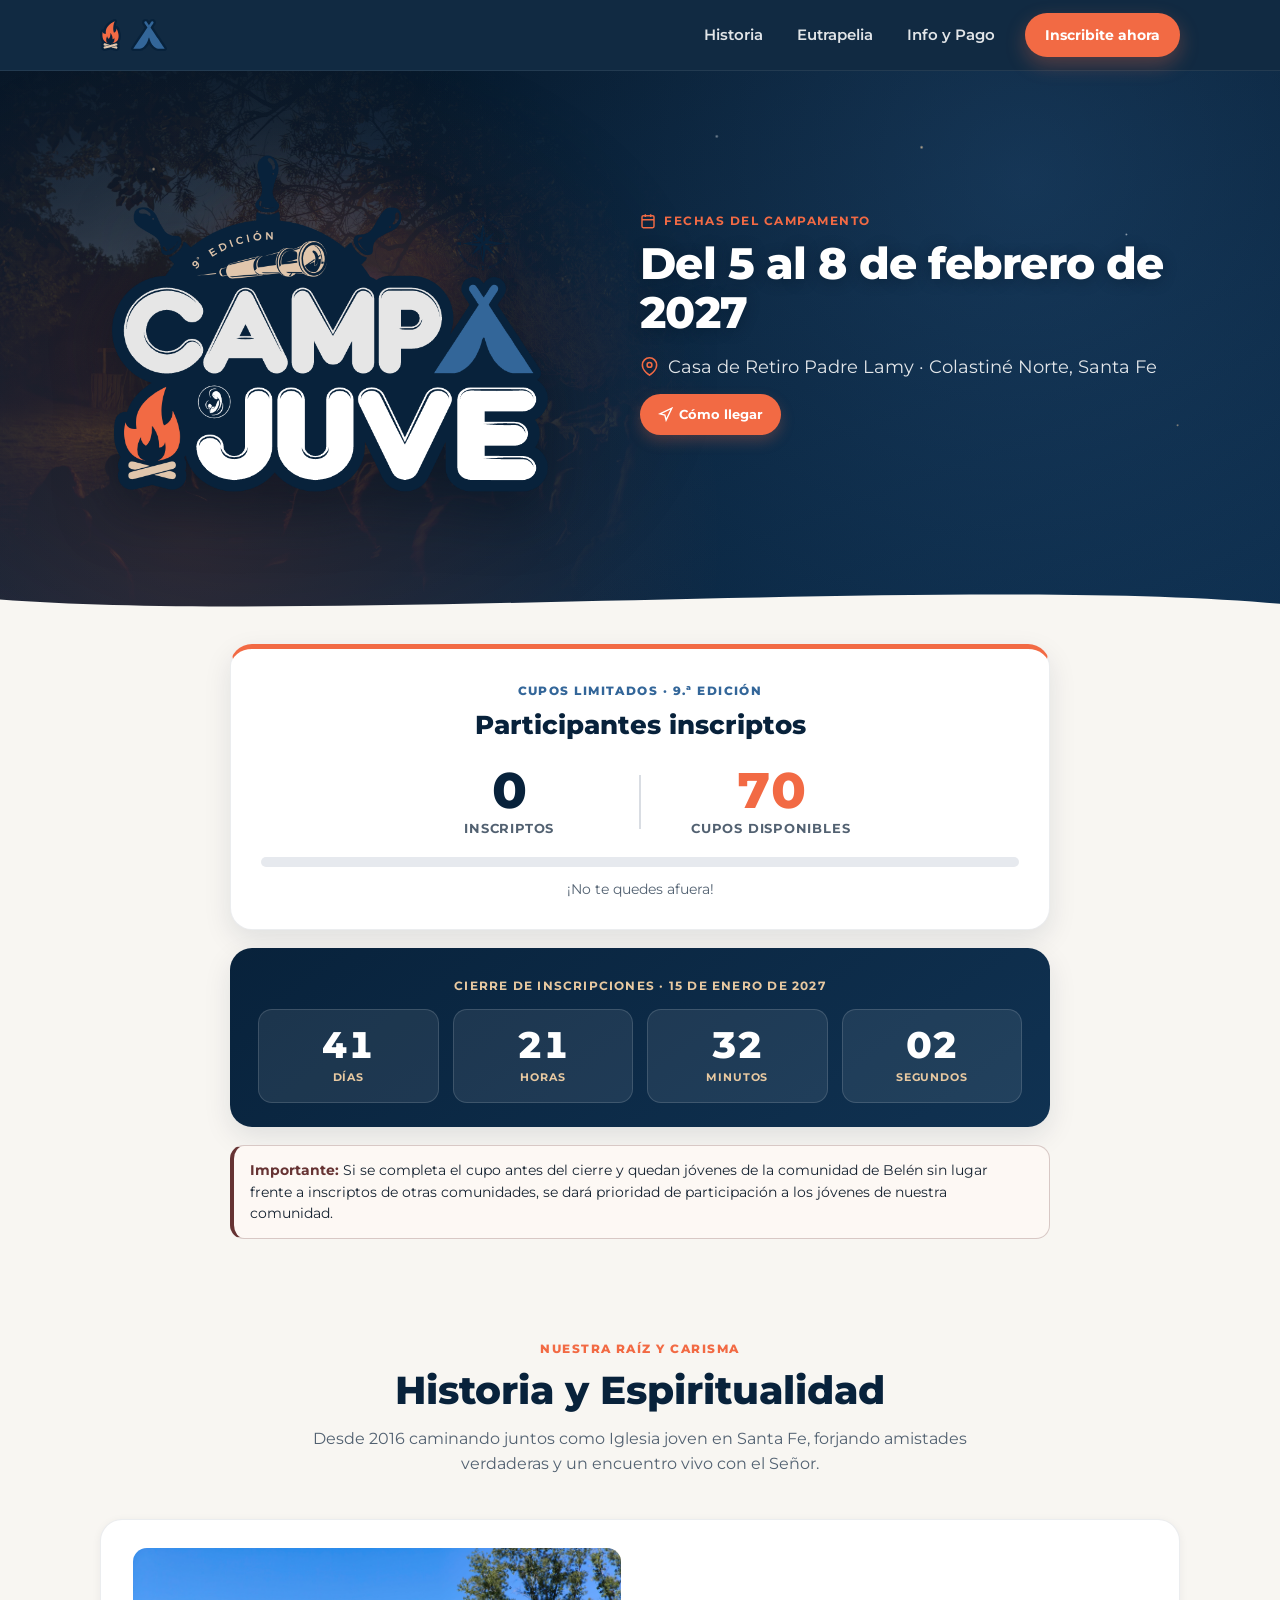
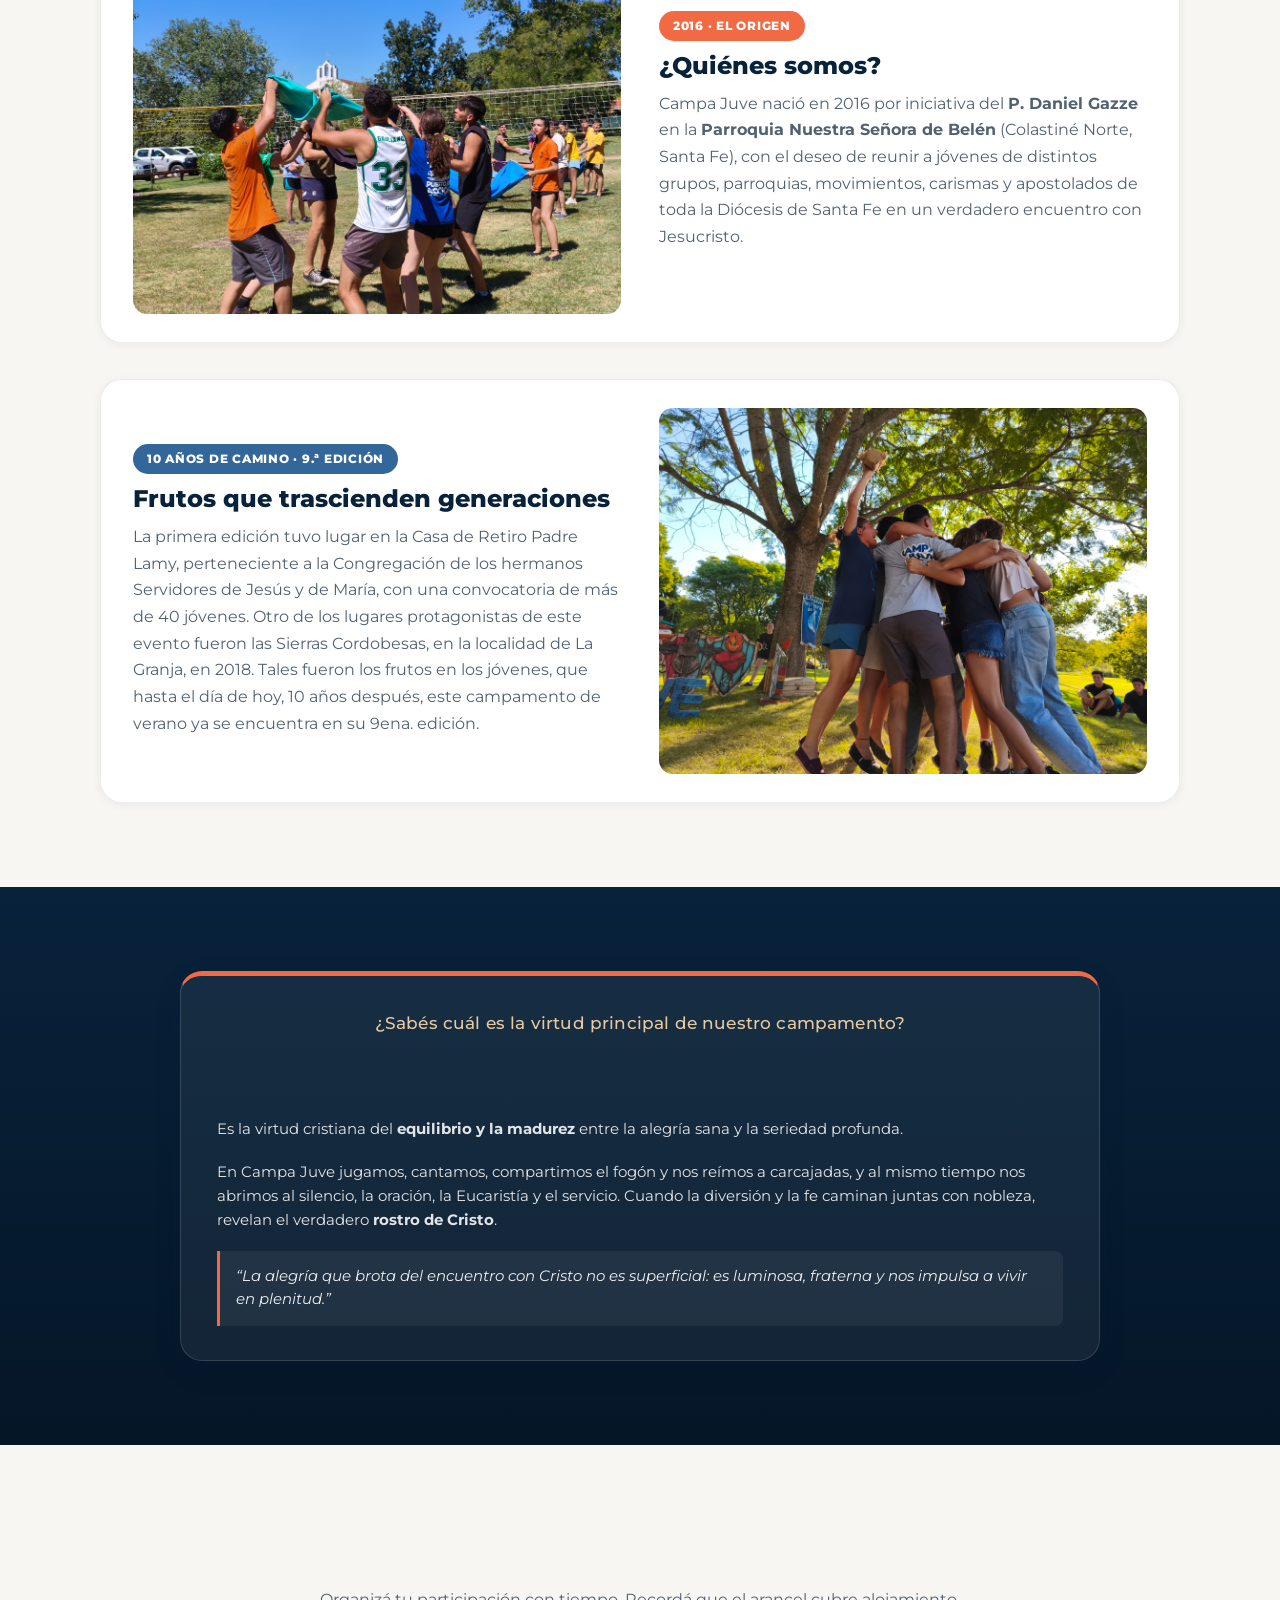
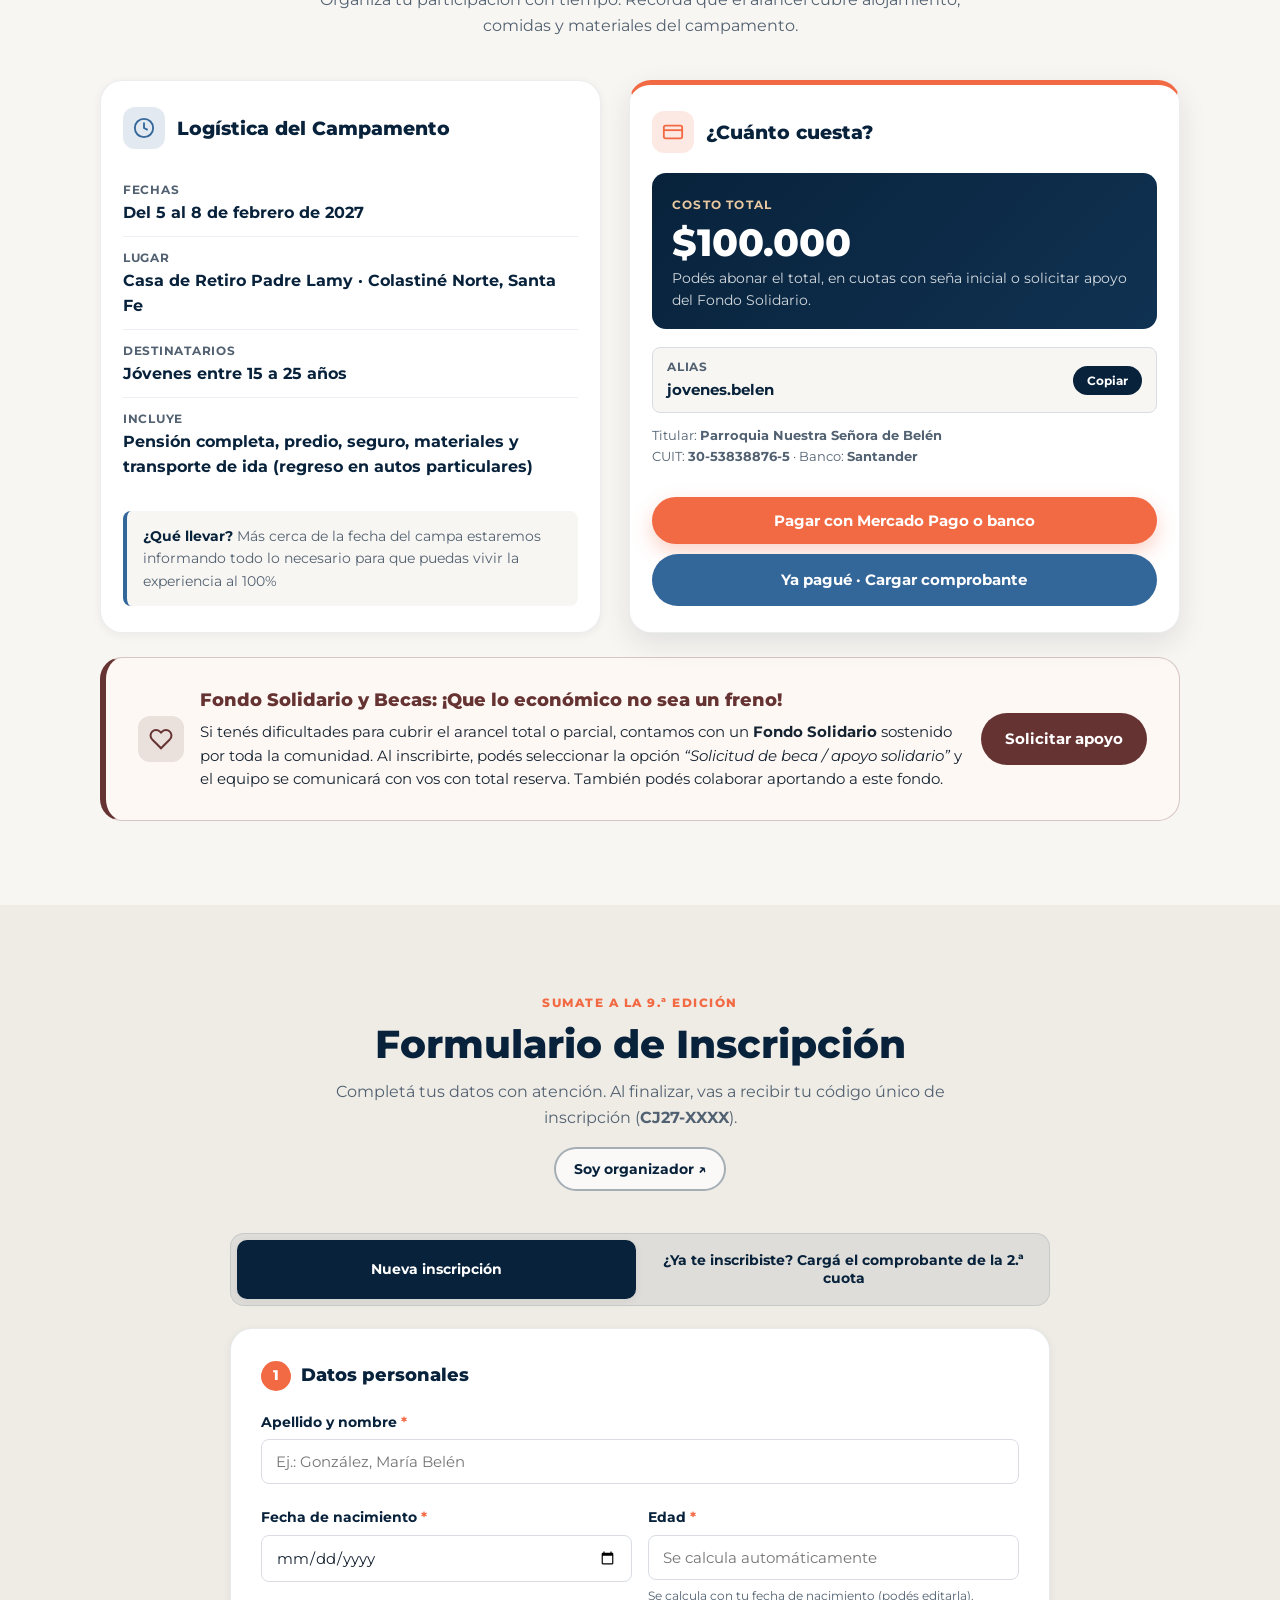
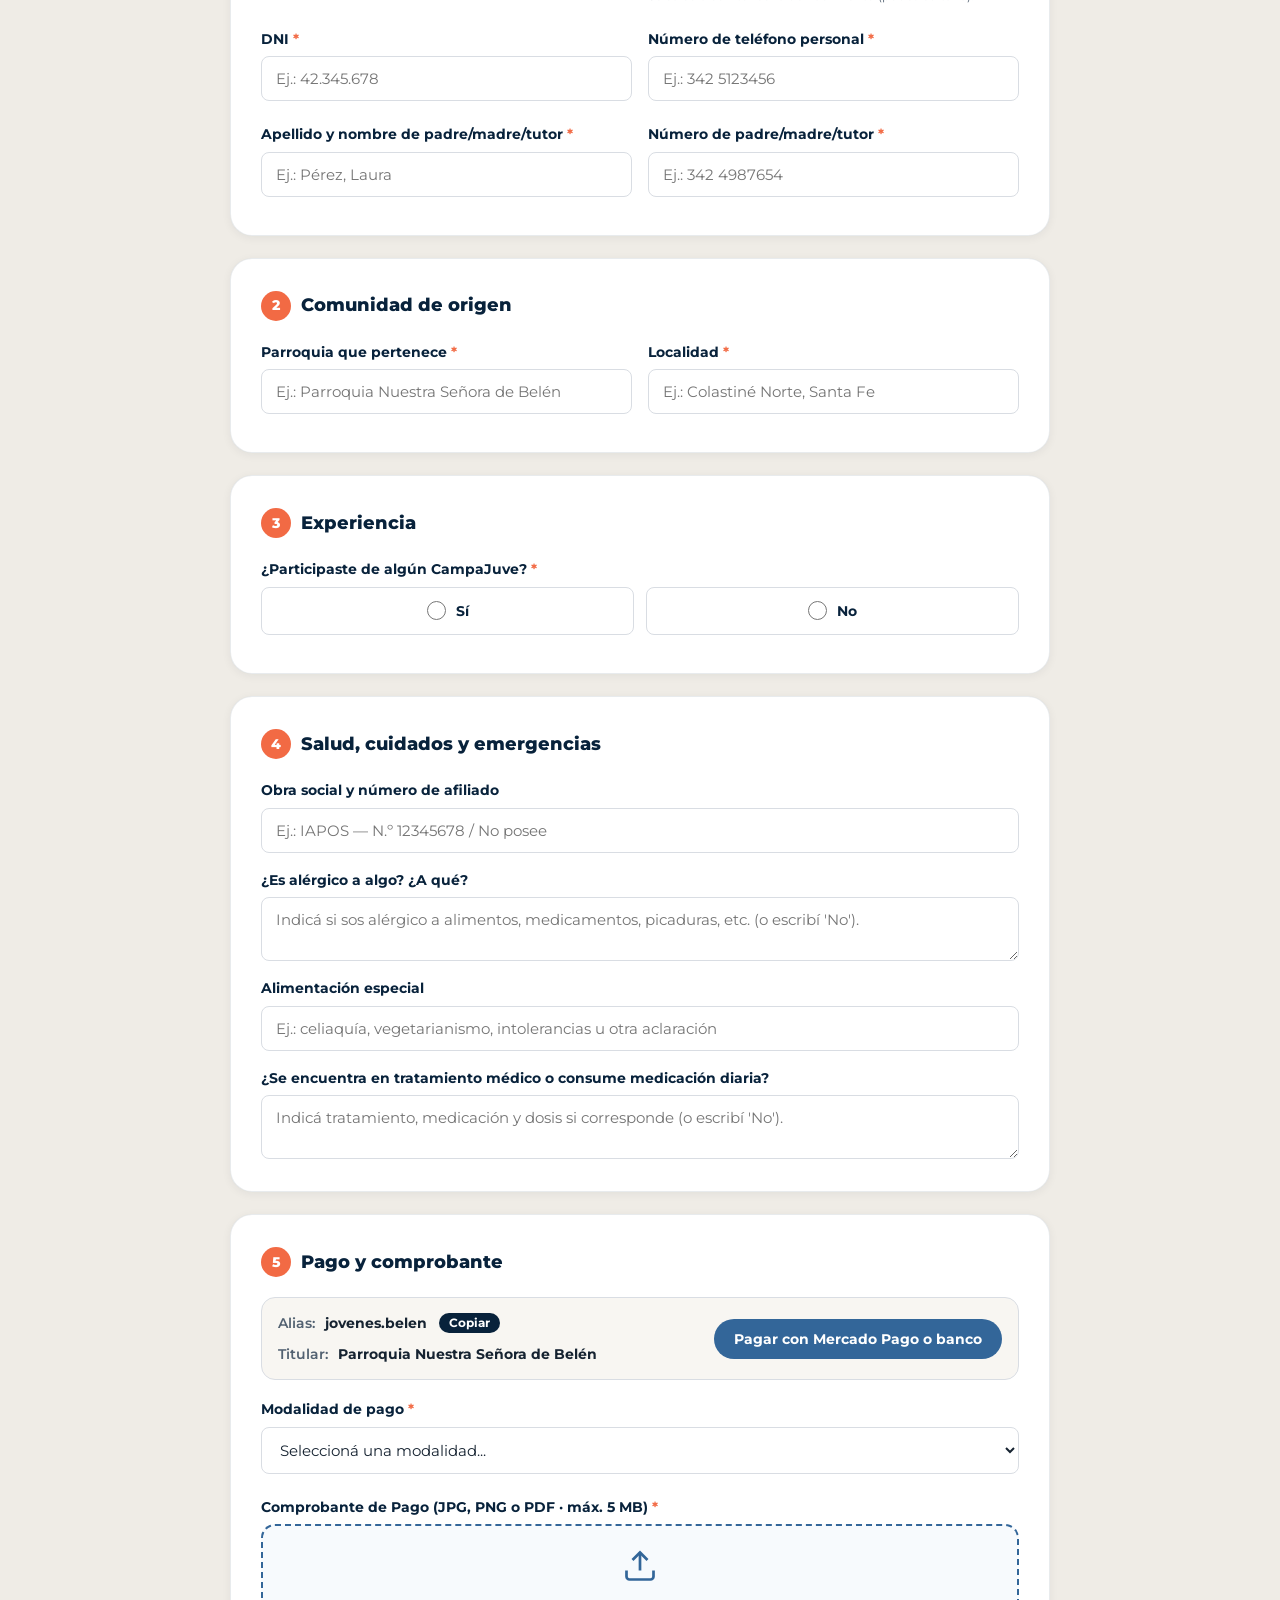
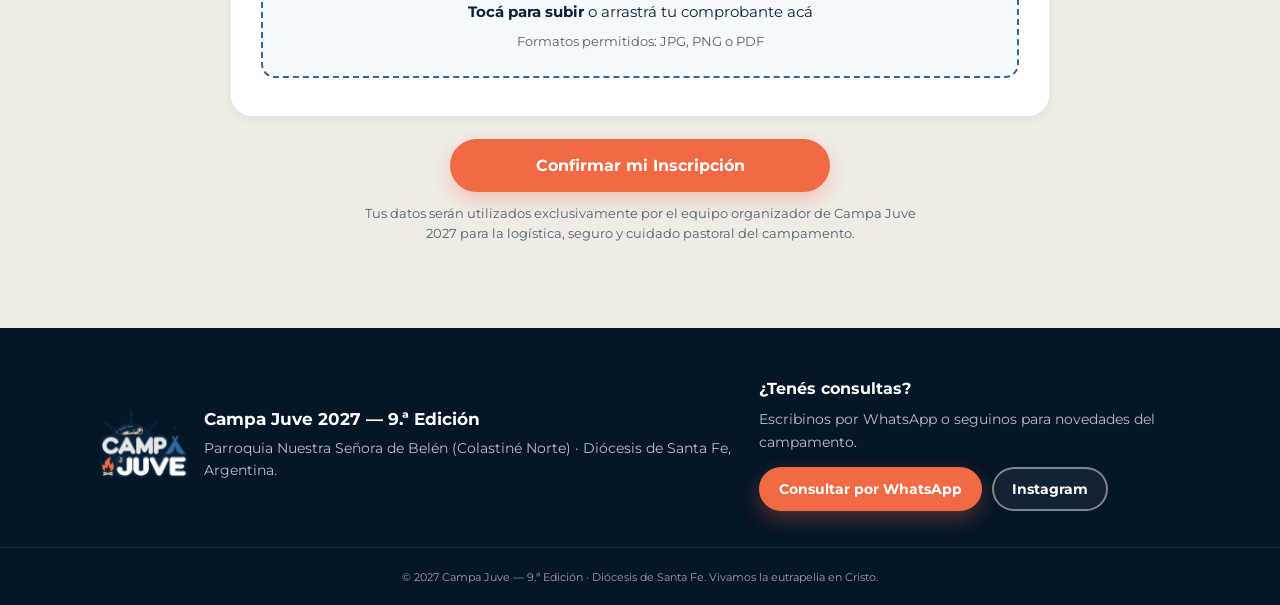
<file: index.html>
<!DOCTYPE html>
<html lang="es-AR">
<head>
  <meta charset="UTF-8">
  <meta name="viewport" content="width=device-width, initial-scale=1.0">
  <meta name="description" content="Campa Juve 2027 — 9.ª Edición. Campamento juvenil diocesano de la Arquidiócesis de Santa Fe. Comunión, encuentro con Jesucristo y eutrapelia.">
  <meta name="theme-color" content="#08223B">
  <title>Campa Juve 2027 — 9.ª Edición | Diócesis de Santa Fe</title>

  <!-- Favicon -->
  <link rel="icon" type="image/png" href="assets/logo-campa-juve-2027.png">

  <!-- Google Fonts: Montserrat (400, 500, 600, 700, 800) -->
  <link rel="preconnect" href="https://fonts.googleapis.com">
  <link rel="preconnect" href="https://fonts.gstatic.com" crossorigin>
  <link href="https://fonts.googleapis.com/css2?family=Montserrat:ital,wght@0,400;0,500;0,600;0,700;0,800;1,500&display=swap" rel="stylesheet">

  <!-- Estilos -->
  <link rel="stylesheet" href="css/styles.css">
</head>
<body id="top">
  <!-- Skip Link para accesibilidad -->
  <a href="#inicio" class="skip-link">Saltar al contenido principal</a>

  <!-- ================= NAVBAR ================= -->
  <header class="site-header" id="siteHeader">
    <div class="container header-inner">
      <a href="#top" class="brand" aria-label="Campa Juve 2027 — Volver al inicio">
        <img
          src="assets/fuego.svg"
          alt="Isotipo Fuego Campa Juve"
          class="brand-isotipo"
          height="32"
        >
        <img
          src="assets/carpa.svg"
          alt="Isotipo Carpa Campa Juve"
          class="brand-isotipo"
          height="32"
        >
      </a>

      <button
        type="button"
        class="nav-toggle"
        id="navToggle"
        aria-expanded="false"
        aria-controls="mainNav"
        aria-label="Abrir menú de navegación"
      >
        <span class="nav-toggle-bar"></span>
        <span class="nav-toggle-bar"></span>
        <span class="nav-toggle-bar"></span>
      </button>

      <nav class="main-nav" id="mainNav" aria-label="Navegación principal">
        <ul class="nav-list">
          <li><a href="#historia" class="nav-link">Historia</a></li>
          <li><a href="#eutrapelia" class="nav-link">Eutrapelia</a></li>
          <li><a href="#info-pago" class="nav-link">Info y Pago</a></li>
          <li><a href="#inscripcion" class="btn btn-primary btn-sm nav-cta">Inscribite ahora</a></li>
        </ul>
      </nav>
    </div>
  </header>

  <main id="inicio">
    <!-- ================= 1. HERO / PORTADA ================= -->
    <section class="hero" aria-label="Campa Juve 2027 — 9.ª Edición">
      <div class="hero-bg-decor" aria-hidden="true">
        <div class="hero-fogon-bg"></div>
        <div class="stars-layer"></div>
        <div class="hero-sparks">
          <span class="spark"></span>
          <span class="spark"></span>
          <span class="spark"></span>
          <span class="spark"></span>
          <span class="spark"></span>
          <span class="spark"></span>
          <span class="spark"></span>
          <span class="spark"></span>
          <span class="spark"></span>
          <span class="spark"></span>
          <span class="spark"></span>
          <span class="spark"></span>
        </div>
        <div class="compass-watermark"></div>
      </div>

      <div class="container hero-grid">
        <!-- Izquierda: Logotipo oficial -->
        <div class="hero-visual">
          <div class="logo-stage">
            <div class="logo-glow" aria-hidden="true"></div>
            <img
              src="assets/logo-campa-juve-2027.png"
              alt="Logotipo oficial de Campa Juve 9.ª Edición con timón, largavista, estrella, carpa y fuego"
              class="hero-logo-img"
              width="480"
              height="376"
              onerror="this.style.display='none'; document.getElementById('heroLogoFallback').style.display='flex';"
            >
            <div id="heroLogoFallback" class="hero-logo-fallback" style="display:none;" aria-hidden="true">
              <span class="fallback-edition">9.ª EDICIÓN</span>
              <span class="fallback-title">CAMPA JUVE</span>
              <span class="fallback-year">2027</span>
            </div>
          </div>
        </div>

        <!-- Derecha: Fechas destacadas + Lugar flotantes y botón compacto -->
        <div class="hero-content">
          <div class="hero-date-block" role="region" aria-label="Fechas del campamento">
            <div class="hero-date-eyebrow">
              <svg class="icon" viewBox="0 0 24 24" fill="none" stroke="currentColor" stroke-width="2.2" aria-hidden="true">
                <rect x="3" y="4" width="18" height="18" rx="2"/>
                <path d="M16 2v4M8 2v4M3 10h18"/>
              </svg>
              <span>Fechas del Campamento</span>
            </div>
            <div class="hero-date-value" data-config="EVENT_DATES">Del 5 al 8 de febrero de 2027</div>
          </div>

          <div class="hero-location-block" role="region" aria-label="Lugar del campamento">
            <div class="hero-location-info">
              <svg class="icon hero-location-pin" viewBox="0 0 24 24" fill="none" stroke="currentColor" stroke-width="2" aria-hidden="true">
                <path d="M21 10c0 7-9 13-9 13s-9-6-9-13a9 9 0 0 1 18 0z"/>
                <circle cx="12" cy="10" r="3"/>
              </svg>
              <span class="hero-location-text" data-config="EVENT_LOCATION">Casa de Retiro Padre Lamy · Colastiné Norte, Santa Fe</span>
            </div>

            <a
              href="https://www.google.com/maps/search/?api=1&query=Casa+de+Retiro+Padre+Lamy,+Colastin%C3%A9+Norte,+Santa+Fe,+Argentina"
              target="_blank"
              rel="noopener noreferrer"
              class="btn btn-primary hero-maps-btn"
              data-config-href="GOOGLE_MAPS_URL"
            >
              <svg class="icon" viewBox="0 0 24 24" fill="none" stroke="currentColor" stroke-width="2.2" aria-hidden="true">
                <polygon points="3 11 22 2 13 21 11 13 3 11"/>
              </svg>
              Cómo llegar
            </a>
          </div>
        </div>
      </div>

      <div class="hero-wave" aria-hidden="true">
        <svg viewBox="0 0 1440 80" preserveAspectRatio="none">
          <path d="M0,48 C360,92 1080,4 1440,56 L1440,80 L0,80 Z" fill="#F8F6F2"></path>
        </svg>
      </div>
    </section>

    <!-- ================= CONTADOR DE CUPOS Y TEMPORIZADOR ================= -->
    <section id="cupos-cuenta-regresiva" class="section-cupos" aria-label="Cupos disponibles y cierre de inscripciones">
      <div class="container">
        <div class="cupos-wrapper">
          <!-- 1. Contador de participantes (máx. 70, sin organizadores) -->
          <div class="cupos-card">
            <div class="cupos-header">
              <span class="cupos-eyebrow">Cupos limitados · 9.ª Edición</span>
              <h2 class="cupos-title">Participantes inscriptos</h2>
            </div>

            <div class="cupos-stats" role="list" aria-label="Estado de cupos de participantes">
              <div class="cupo-stat" role="listitem">
                <span class="cupo-number" id="countInscriptos">0</span>
                <span class="cupo-label">Inscriptos</span>
              </div>
              <div class="cupo-divider" aria-hidden="true"></div>
              <div class="cupo-stat cupo-stat-accent" role="listitem">
                <span class="cupo-number" id="countDisponibles">70</span>
                <span class="cupo-label">Cupos disponibles</span>
              </div>
            </div>

            <div class="cupos-progress-track" aria-hidden="true">
              <div class="cupos-progress-fill" id="cuposProgressBar" style="width: 0%;"></div>
            </div>

            <p class="cupos-note">
              ¡No te quedes afuera!
            </p>
            <div class="cupos-full-notice" id="cuposFullNotice" hidden>
              ¡Se completó el cupo máximo de 70 participantes! Consultanos por WhatsApp para lista de espera.
            </div>
          </div>

          <!-- 2. Temporizador animado hasta el 15/01/2027 -->
          <div class="countdown-card" aria-live="off">
            <div class="countdown-header">
              <span class="countdown-eyebrow">Cierre de inscripciones · 15 de enero de 2027</span>
            </div>

            <div class="countdown-grid" id="countdownGrid">
              <div class="countdown-unit">
                <span class="countdown-value" id="cdDays">00</span>
                <span class="countdown-label">Días</span>
              </div>
              <div class="countdown-unit">
                <span class="countdown-value" id="cdHours">00</span>
                <span class="countdown-label">Horas</span>
              </div>
              <div class="countdown-unit">
                <span class="countdown-value" id="cdMinutes">00</span>
                <span class="countdown-label">Minutos</span>
              </div>
              <div class="countdown-unit">
                <span class="countdown-value" id="cdSeconds">00</span>
                <span class="countdown-label">Segundos</span>
              </div>
            </div>

            <div class="countdown-closed" id="countdownClosedNotice" hidden>
              Las inscripciones cerraron el 15 de enero de 2027.
            </div>
          </div>

          <p class="belen-priority-note">
            <strong>Importante:</strong> Si se completa el cupo antes del cierre y quedan jóvenes de la comunidad de Belén sin lugar frente a inscriptos de otras comunidades, se dará prioridad de participación a los jóvenes de nuestra comunidad.
          </p>
        </div>
      </div>
    </section>

    <!-- ================= 2. HISTORIA Y ESPIRITUALIDAD ================= -->
    <section id="historia" class="section section-light">
      <div class="container">
        <div class="section-header">
          <span class="section-eyebrow">Nuestra raíz y carisma</span>
          <h2 class="section-title">Historia y Espiritualidad</h2>
          <p class="section-subtitle">
            Desde 2016 caminando juntos como Iglesia joven en Santa Fe, forjando amistades verdaderas y un encuentro vivo con el Señor.
          </p>
        </div>

        <div class="history-blocks">
          <!-- Bloque 1: img_voley -->
          <article class="history-row">
            <div class="history-media">
              <img
                src="assets/img_voley.jpg"
                alt="Jóvenes compartiendo juegos y alegría en Campa Juve"
                loading="lazy"
              >
            </div>
            <div class="history-text">
              <span class="history-tag">2016 · El origen</span>
              <h3>¿Quiénes somos?</h3>
              <p>
                Campa Juve nació en 2016 por iniciativa del <strong>P. Daniel Gazze</strong> en la <strong>Parroquia Nuestra Señora de Belén</strong> (Colastiné Norte, Santa Fe), con el deseo de reunir a jóvenes de distintos grupos, parroquias, movimientos, carismas y apostolados de toda la Diócesis de Santa Fe en un verdadero encuentro con Jesucristo.
              </p>
            </div>
          </article>

          <!-- Bloque 2: img_abrazo -->
          <article class="history-row is-reversed">
            <div class="history-media">
              <img
                src="assets/img_abrazo.jpg"
                alt="Encuentro fraterno y comunión entre jóvenes en Campa Juve"
                loading="lazy"
              >
            </div>
            <div class="history-text">
              <span class="history-tag history-tag-blue">10 años de camino · 9.ª Edición</span>
              <h3>Frutos que trascienden generaciones</h3>
              <p>
                La primera edición tuvo lugar en la Casa de Retiro Padre Lamy, perteneciente a la Congregación de los hermanos Servidores de Jesús y de María, con una convocatoria de más de 40 jóvenes. Otro de los lugares protagonistas de este evento fueron las Sierras Cordobesas, en la localidad de La Granja, en 2018. Tales fueron los frutos en los jóvenes, que hasta el día de hoy, 10 años después, este campamento de verano ya se encuentra en su 9ena. edición.
              </p>
            </div>
          </article>
        </div>
      </div>
    </section>

    <!-- ================= 3. EUTRAPELIA ================= -->
    <section id="eutrapelia" class="section section-navy">
      <div class="container">
        <!-- Bloque destacado de Eutrapelia -->
        <aside class="eutrapelia-card eutrapelia-in-symbols" aria-labelledby="eutrapeliaTitle">
          <p class="eutrapelia-question">¿Sabés cuál es la virtud principal de nuestro campamento?</p>
          <h2 id="eutrapeliaTitle" class="eutrapelia-title">Eutrapelia</h2>
          <p class="eutrapelia-lead">
            Es la virtud cristiana del <strong>equilibrio y la madurez</strong> entre la alegría sana y la seriedad profunda.
          </p>
          <p>
            En Campa Juve jugamos, cantamos, compartimos el fogón y nos reímos a carcajadas, y al mismo tiempo nos abrimos al silencio, la oración, la Eucaristía y el servicio. Cuando la diversión y la fe caminan juntas con nobleza, revelan el verdadero <strong>rostro de Cristo</strong>.
          </p>
          <blockquote class="eutrapelia-quote">
            “La alegría que brota del encuentro con Cristo no es superficial: es luminosa, fraterna y nos impulsa a vivir en plenitud.”
          </blockquote>
        </aside>
      </div>
    </section>

    <!-- ================= 4. DATOS PRÁCTICOS, ARANCEL Y FONDO SOLIDARIO ================= -->
    <section id="info-pago" class="section section-light">
      <div class="container">
        <div class="section-header">
          <h2 id="infoPagoTitle" class="section-title title-reveal">Todo lo que necesitás saber</h2>
          <p class="section-subtitle">
            Organizá tu participación con tiempo. Recordá que el arancel cubre alojamiento, comidas y materiales del campamento.
          </p>
        </div>

        <div class="info-grid">
          <!-- Tarjeta 1: Logística -->
          <div class="info-card">
            <div class="info-card-header">
              <span class="info-icon" aria-hidden="true">
                <svg viewBox="0 0 24 24" fill="none" stroke="currentColor" stroke-width="2">
                  <circle cx="12" cy="12" r="10"/>
                  <path d="M12 6v6l4 2"/>
                </svg>
              </span>
              <h3>Logística del Campamento</h3>
            </div>
            <ul class="info-list">
              <li>
                <span>Fechas</span>
                <strong data-config="EVENT_DATES">A confirmar — Verano 2027</strong>
              </li>
              <li>
                <span>Lugar</span>
                <strong data-config="EVENT_LOCATION">Santa Fe, Argentina</strong>
              </li>
              <li>
                <span>Destinatarios</span>
                <strong data-config="AGE_RANGE">Jóvenes entre 15 a 25 años</strong>
              </li>
              <li>
                <span>Incluye</span>
                <strong>Pensión completa, predio, seguro, materiales y transporte de ida (regreso en autos particulares)</strong>
              </li>
            </ul>
            <div class="bring-note">
              <strong>¿Qué llevar?</strong> Más cerca de la fecha del campa estaremos informando todo lo necesario para que puedas vivir la experiencia al 100%
            </div>
          </div>

          <!-- Tarjeta 2: ¿Cuánto cuesta? -->
          <div class="info-card info-card-featured">
            <div class="info-card-header">
              <span class="info-icon info-icon-orange" aria-hidden="true">
                <svg viewBox="0 0 24 24" fill="none" stroke="currentColor" stroke-width="2">
                  <rect x="2" y="5" width="20" height="14" rx="2"/>
                  <path d="M2 10h20"/>
                </svg>
              </span>
              <h3>¿Cuánto cuesta?</h3>
            </div>

            <div class="price-box">
              <span class="price-label">Costo total</span>
              <div class="price-value" data-config="FEE_AMOUNT">$100.000</div>
              <p class="price-note" data-config="FEE_NOTE">Posibilidad de abonar en cuotas o con seña inicial.</p>
            </div>

            <div class="bank-details">
              <div class="copy-row">
                <div>
                  <span class="copy-label">Alias</span>
                  <strong class="copy-value" data-config="BANK_ALIAS">jovenes.belen</strong>
                </div>
                <button type="button" class="btn-copy" data-copy-target="BANK_ALIAS" aria-label="Copiar Alias">
                  Copiar
                </button>
              </div>

              <div class="bank-holder">
                <div>Titular: <strong data-config="BANK_HOLDER">Parroquia Nuestra Señora de Belén</strong></div>
                <div>CUIT: <strong data-config="BANK_CUIT">30-53838876-5</strong> · Banco: <strong data-config="BANK_NAME">Santander</strong></div>
              </div>
            </div>

            <div class="payment-cta-group">
              <button
                type="button"
                class="btn btn-primary btn-block"
                data-open-pay-modal
              >
                Pagar con Mercado Pago o banco
              </button>
              <a href="#inscripcion" class="btn btn-secondary btn-block">
                Ya pagué · Cargar comprobante
              </a>
            </div>
          </div>
        </div>

        <!-- Fondo Solidario -->
        <div class="solidarity-banner" role="region" aria-labelledby="solidarityTitle">
          <div class="solidarity-icon" aria-hidden="true">
            <svg viewBox="0 0 24 24" fill="none" stroke="currentColor" stroke-width="2">
              <path d="M20.84 4.61a5.5 5.5 0 0 0-7.78 0L12 5.67l-1.06-1.06a5.5 5.5 0 0 0-7.78 7.78l1.06 1.06L12 21.23l7.78-7.78 1.06-1.06a5.5 5.5 0 0 0 0-7.78z"/>
            </svg>
          </div>
          <div class="solidarity-content">
            <h3 id="solidarityTitle">Fondo Solidario y Becas: ¡Que lo económico no sea un freno!</h3>
            <p>
              Si tenés dificultades para cubrir el arancel total o parcial, contamos con un <strong>Fondo Solidario</strong> sostenido por toda la comunidad. Al inscribirte, podés seleccionar la opción <em>“Solicitud de beca / apoyo solidario”</em> y el equipo se comunicará con vos con total reserva. También podés colaborar aportando a este fondo.
            </p>
          </div>
          <div class="solidarity-action">
            <a href="#inscripcion" class="btn btn-outline-brown" id="btnSelectBeca">
              Solicitar apoyo
            </a>
          </div>
        </div>
      </div>
    </section>

    <!-- ================= 5. FORMULARIO DE INSCRIPCIÓN + PAGO + COMPROBANTE ================= -->
    <section id="inscripcion" class="section section-tinted">
      <div class="container">
        <div class="section-header">
          <span class="section-eyebrow">Sumate a la 9.ª Edición</span>
          <h2 class="section-title">Formulario de Inscripción</h2>
          <p class="section-subtitle">
            Completá tus datos con atención. Al finalizar, vas a recibir tu código único de inscripción (<strong>CJ27-XXXX</strong>).
          </p>
          <div class="organizer-cta-wrap">
            <a
              href="organizador.html"
              target="_blank"
              rel="noopener noreferrer"
              class="btn btn-outline-navy btn-sm organizer-btn"
            >
              Soy organizador ↗
            </a>
          </div>
        </div>

        <!-- Selector discreto entre Nueva Inscripción y Carga de 2.ª Cuota -->
        <div class="form-mode-switcher" role="tablist" aria-label="Tipo de trámite">
          <button
            type="button"
            class="mode-tab is-active"
            id="tabInscripcion"
            role="tab"
            aria-selected="true"
            aria-controls="panelInscripcion"
          >
            Nueva inscripción
          </button>
          <button
            type="button"
            class="mode-tab"
            id="tabSegundaCuota"
            role="tab"
            aria-selected="false"
            aria-controls="panelSegundaCuota"
          >
            ¿Ya te inscribiste? Cargá el comprobante de la 2.ª cuota
          </button>
        </div>

        <div id="panelInscripcion" class="inscripcion-panel" role="tabpanel" aria-labelledby="tabInscripcion">
          <!-- Capa de papelitos blancos (confetti sutil al confirmar) -->
          <div id="confettiLayer" class="confetti-layer" aria-hidden="true"></div>

          <!-- ================= 6. CONFIRMACIÓN DE INSCRIPCIÓN ================= -->
          <div id="confirmationPanel" class="confirmation-card" hidden aria-live="polite">
            <div class="confirm-check" aria-hidden="true">
              <svg viewBox="0 0 24 24" fill="none" stroke="currentColor" stroke-width="3">
                <polyline points="20 6 9 17 4 12"/>
              </svg>
            </div>

            <h3>¡Felicitaciones! ¡Ya sos parte del campa!</h3>
            <p class="confirm-subtitle">
              ¡Qué alegría que te sumes a la 9.ª Edición de Campa Juve 2027! Guardá tu código único de inscripción:
            </p>

            <div class="code-box">
              <span class="code-label">Código de inscripción</span>
              <strong class="code-value" id="confirmCode">CJ27-XXXX</strong>
              <button type="button" class="btn-copy" id="btnCopyCode">Copiar código</button>
            </div>

            <div id="confirmCuotasNote" class="cuotas-reminder" hidden>
              <strong>Recordatorio de 2.ª cuota:</strong> Guardá o sacale captura a tu código <strong><span id="confirmCodeInline">CJ27-XXXX</span></strong> para cargar el comprobante de enero 2027 desde la pestaña <em>“¿Ya te inscribiste? Cargá el comprobante de la 2.ª cuota”</em>.
            </div>

            <p class="belen-priority-note belen-priority-confirm">
              <strong>Nota sobre cupos:</strong> En caso de completarse los 70 lugares antes del cierre de inscripciones, se dará prioridad de participación a los jóvenes que integran la comunidad de Belén frente a inscriptos de otras comunidades.
            </p>

            <div id="confirmDemoNotice" class="demo-notice" hidden>
              <strong>Modo vista previa:</strong> Todavía no se configuró una URL activa de Google Apps Script en <code>js/config.js</code>, por lo que esta inscripción se simuló localmente en tu navegador.
            </div>

            <dl class="confirm-summary" id="confirmSummary"></dl>

            <div class="confirm-actions">
              <a href="#" target="_blank" rel="noopener noreferrer" class="btn btn-whatsapp btn-lg" id="btnWhatsappConfirm">
                Enviar mi código por WhatsApp
              </a>
              <button type="button" class="btn btn-outline-navy" id="btnGoToSegundaCuota">
                Cargar comprobante de 2.ª cuota
              </button>
            </div>
          </div>

          <!-- Aviso de cupo completo (solo participantes, cuando inscriptos >= 70) -->
          <div id="cupoCompletoBanner" class="cupo-completo-banner" role="alert" hidden>
            <h3>¡Se completaron los 70 cupos para participantes!</h3>
            <p>
              Las inscripciones iniciales para participantes se encuentran momentáneamente cerradas por haberse alcanzado el límite de 70 lugares. Recordá que, en caso de corresponder, se dará prioridad de participación a los jóvenes que integran la comunidad de Belén.
            </p>
            <a href="#" target="_blank" rel="noopener noreferrer" class="btn btn-outline-brown btn-sm" data-config-whatsapp>
              Consultar lista de espera por WhatsApp
            </a>
          </div>

          <!-- Formulario -->
          <form id="registrationForm" class="reg-form" novalidate>
          <!-- Bloque 1: Datos personales -->
          <fieldset class="form-card">
            <legend class="form-legend">
              <span class="step-badge">1</span>
              Datos personales
            </legend>

            <div class="form-grid">
              <div class="form-group span-2">
                <label for="nombreCompleto">Apellido y nombre <span class="req">*</span></label>
                <input type="text" id="nombreCompleto" name="nombreCompleto" required autocomplete="name" placeholder="Ej.: González, María Belén">
                <span class="field-error" aria-live="polite"></span>
              </div>

              <div class="form-group">
                <label for="fechaNacimiento">Fecha de nacimiento <span class="req">*</span></label>
                <input type="date" id="fechaNacimiento" name="fechaNacimiento" required>
                <span class="field-error" aria-live="polite"></span>
              </div>

              <div class="form-group">
                <label for="edad">Edad <span class="req">*</span></label>
                <input type="number" id="edad" name="edad" required min="12" max="99" placeholder="Se calcula automáticamente">
                <small class="field-hint">Se calcula con tu fecha de nacimiento (podés editarla).</small>
                <span class="field-error" aria-live="polite"></span>
              </div>

              <div class="form-group">
                <label for="dni">DNI <span class="req">*</span></label>
                <input type="text" id="dni" name="dni" required inputmode="numeric" pattern="[0-9.\s]{6,12}" placeholder="Ej.: 42.345.678">
                <span class="field-error" aria-live="polite"></span>
              </div>

              <div class="form-group">
                <label for="telefono">Número de teléfono personal <span class="req">*</span></label>
                <input type="tel" id="telefono" name="telefono" required autocomplete="tel" placeholder="Ej.: 342 5123456">
                <span class="field-error" aria-live="polite"></span>
              </div>

              <div class="form-group">
                <label for="tutorNombre">Apellido y nombre de padre/madre/tutor <span class="req">*</span></label>
                <input type="text" id="tutorNombre" name="tutorNombre" required placeholder="Ej.: Pérez, Laura">
                <span class="field-error" aria-live="polite"></span>
              </div>

              <div class="form-group">
                <label for="tutorTelefono">Número de padre/madre/tutor <span class="req">*</span></label>
                <input type="tel" id="tutorTelefono" name="tutorTelefono" required placeholder="Ej.: 342 4987654">
                <span class="field-error" aria-live="polite"></span>
              </div>
            </div>
          </fieldset>

          <!-- Bloque 2: Comunidad de origen -->
          <fieldset class="form-card">
            <legend class="form-legend">
              <span class="step-badge">2</span>
              Comunidad de origen
            </legend>

            <div class="form-grid">
              <div class="form-group">
                <label for="parroquia">Parroquia que pertenece <span class="req">*</span></label>
                <input type="text" id="parroquia" name="parroquia" required placeholder="Ej.: Parroquia Nuestra Señora de Belén">
                <span class="field-error" aria-live="polite"></span>
              </div>

              <div class="form-group">
                <label for="localidad">Localidad <span class="req">*</span></label>
                <input type="text" id="localidad" name="localidad" required placeholder="Ej.: Colastiné Norte, Santa Fe">
                <span class="field-error" aria-live="polite"></span>
              </div>
            </div>
          </fieldset>

          <!-- Bloque 3: Experiencia -->
          <fieldset class="form-card">
            <legend class="form-legend">
              <span class="step-badge">3</span>
              Experiencia
            </legend>

            <div class="form-grid">
              <div class="form-group span-2" id="participoCampaGroup">
                <label id="participoCampaLabel">¿Participaste de algún CampaJuve? <span class="req">*</span></label>
                <div class="radio-options" role="radiogroup" aria-labelledby="participoCampaLabel">
                  <label class="radio-card">
                    <input type="radio" name="participoCampa" value="Sí" required>
                    <span>Sí</span>
                  </label>
                  <label class="radio-card">
                    <input type="radio" name="participoCampa" value="No" required>
                    <span>No</span>
                  </label>
                </div>
                <span class="field-error" aria-live="polite"></span>
              </div>
            </div>
          </fieldset>

          <!-- Bloque 4: Salud, cuidados y emergencias -->
          <fieldset class="form-card">
            <legend class="form-legend">
              <span class="step-badge">4</span>
              Salud, cuidados y emergencias
            </legend>

            <div class="form-grid">
              <div class="form-group span-2">
                <label for="obraSocialAfiliado">Obra social y número de afiliado</label>
                <input type="text" id="obraSocialAfiliado" name="obraSocialAfiliado" placeholder="Ej.: IAPOS — N.º 12345678 / No posee">
              </div>

              <div class="form-group span-2">
                <label for="alergias">¿Es alérgico a algo? ¿A qué?</label>
                <textarea id="alergias" name="alergias" rows="2" placeholder="Indicá si sos alérgico a alimentos, medicamentos, picaduras, etc. (o escribí 'No')."></textarea>
              </div>

              <div class="form-group span-2">
                <label for="alimentacionEspecial">Alimentación especial</label>
                <input type="text" id="alimentacionEspecial" name="alimentacionEspecial" placeholder="Ej.: celiaquía, vegetarianismo, intolerancias u otra aclaración">
              </div>

              <div class="form-group span-2">
                <label for="tratamientoMedicacion">¿Se encuentra en tratamiento médico o consume medicación diaria?</label>
                <textarea id="tratamientoMedicacion" name="tratamientoMedicacion" rows="2" placeholder="Indicá tratamiento, medicación y dosis si corresponde (o escribí 'No')."></textarea>
              </div>
            </div>
          </fieldset>

          <!-- Bloque 5: Pago y comprobante -->
          <fieldset class="form-card">
            <legend class="form-legend">
              <span class="step-badge">5</span>
              Pago y comprobante
            </legend>

            <!-- Accesos rápidos de pago dentro del formulario -->
            <div class="form-payment-bar">
              <div class="form-payment-info">
                <div>
                  <span class="mini-label">Alias:</span>
                  <strong data-config="BANK_ALIAS">jovenes.belen</strong>
                  <button type="button" class="btn-copy-inline" data-copy-target="BANK_ALIAS">Copiar</button>
                </div>
                <div>
                  <span class="mini-label">Titular:</span>
                  <strong data-config="BANK_HOLDER">Parroquia Nuestra Señora de Belén</strong>
                </div>
              </div>
              <button
                type="button"
                class="btn btn-secondary btn-sm"
                data-open-pay-modal
              >
                Pagar con Mercado Pago o banco
              </button>
            </div>

            <div class="form-grid">
              <div class="form-group span-2">
                <label for="modalidadPago">Modalidad de pago <span class="req">*</span></label>
                <select id="modalidadPago" name="modalidadPago" required>
                  <option value="">Seleccioná una modalidad...</option>
                  <option value="Pago total">Pago total</option>
                  <option value="En 2 cuotas (1.ª cuota dic 2026 / 2.ª cuota ene 2027)">En 2 cuotas (1.ª cuota en diciembre 2026 y 2.ª cuota en enero 2027)</option>
                  <option value="Solicitud de Beca / Fondo Solidario">Solicitud de Beca / Fondo Solidario</option>
                </select>
                <span class="field-error" aria-live="polite"></span>
              </div>

              <!-- Nota contextual para 2 cuotas -->
              <div class="form-group span-2" id="cuotasNoteBox" hidden>
                <div class="info-callout">
                  <strong>Pago en 2 cuotas:</strong> Subí ahora el comprobante de tu <strong>1.ª cuota (diciembre 2026)</strong>. Al confirmar, guardá o sacale captura a tu código <code>CJ27-XXXX</code> para cargar después el comprobante de la 2.ª cuota en enero 2027.
                </div>
              </div>

              <!-- Nota contextual para beca -->
              <div class="form-group span-2" id="becaNoteBox" hidden>
                <div class="info-callout">
                  <strong>Fondo Solidario:</strong> No necesitás adjuntar comprobante ahora. El equipo de coordinación se pondrá en contacto con vos por WhatsApp con total reserva para acompañarte.
                </div>
                <label for="becaDetalle" class="mt-sm">¿Querés contarnos brevemente tu situación? (Opcional)</label>
                <textarea id="becaDetalle" name="becaDetalle" rows="2" placeholder="Ej.: Necesito beca parcial o facilidades de pago."></textarea>
              </div>

              <!-- Carga de comprobante -->
              <div class="form-group span-2" id="comprobanteGroup">
                <label for="comprobanteArchivo">
                  <span id="comprobanteLabelText">Comprobante de Pago (JPG, PNG o PDF · máx. 5 MB)</span>
                  <span class="req" id="comprobanteReqStar">*</span>
                </label>

                <div class="upload-zone" id="uploadZone">
                  <input
                    type="file"
                    id="comprobanteArchivo"
                    name="comprobanteArchivo"
                    accept=".jpg,.jpeg,.png,.pdf,image/jpeg,image/png,application/pdf"
                    class="upload-input"
                  >
                  <div class="upload-placeholder" id="uploadPlaceholder">
                    <svg class="upload-icon" viewBox="0 0 24 24" fill="none" stroke="currentColor" stroke-width="1.8" aria-hidden="true">
                      <path d="M21 15v4a2 2 0 0 1-2 2H5a2 2 0 0 1-2-2v-4"/>
                      <polyline points="17 8 12 3 7 8"/>
                      <line x1="12" y1="3" x2="12" y2="15"/>
                    </svg>
                    <p><strong>Tocá para subir</strong> o arrastrá tu comprobante acá</p>
                    <span>Formatos permitidos: JPG, PNG o PDF</span>
                  </div>

                  <div class="upload-preview" id="uploadPreview" hidden>
                    <img id="previewImg" alt="Vista previa del comprobante" hidden>
                    <div class="pdf-badge" id="previewPdfBadge" hidden>PDF</div>
                    <div class="upload-file-meta">
                      <strong id="previewFileName">archivo.jpg</strong>
                      <span id="previewFileSize">0 KB</span>
                    </div>
                    <button type="button" class="btn-remove-file" id="btnRemoveFile" aria-label="Quitar archivo">
                      Quitar
                    </button>
                  </div>
                </div>
                <span class="field-error" aria-live="polite"></span>
              </div>
            </div>
          </fieldset>

          <!-- Botón de envío -->
          <div class="form-submit-wrap">
            <div class="form-global-error" id="formGlobalError" role="alert" hidden></div>

            <button type="submit" class="btn btn-primary btn-lg btn-submit" id="submitBtn">
              <span class="btn-label">Confirmar mi Inscripción</span>
              <span class="btn-spinner" aria-hidden="true" hidden></span>
            </button>
            <p class="privacy-note">
              Tus datos serán utilizados exclusivamente por el equipo organizador de Campa Juve 2027 para la logística, seguro y cuidado pastoral del campamento.
            </p>
          </div>
          </form>
        </div>

        <!-- ================= PANEL 2.ª CUOTA ================= -->
        <div id="panelSegundaCuota" role="tabpanel" aria-labelledby="tabSegundaCuota" hidden>
          <form id="secondInstallmentForm" class="reg-form" novalidate>
            <fieldset class="form-card">
              <legend class="form-legend">
                <span class="step-badge step-badge-blue">2.ª</span>
                Carga de comprobante — 2.ª cuota (enero 2027)
              </legend>

              <p class="cuota2-intro">
                Si ya completaste tu inscripción inicial en 2 cuotas, subí acá el comprobante de tu 2.ª cuota sin volver a cargar todos tus datos.
              </p>

              <div class="form-payment-bar">
                <div class="form-payment-info">
                  <div>
                    <span class="mini-label">Alias:</span>
                    <strong data-config="BANK_ALIAS">jovenes.belen</strong>
                    <button type="button" class="btn-copy-inline" data-copy-target="BANK_ALIAS">Copiar</button>
                  </div>
                  <div>
                    <span class="mini-label">Titular:</span>
                    <strong data-config="BANK_HOLDER">Parroquia Nuestra Señora de Belén</strong>
                  </div>
                </div>
                <button
                  type="button"
                  class="btn btn-secondary btn-sm"
                  data-open-pay-modal
                >
                  Pagar con Mercado Pago o banco
                </button>
              </div>

              <div class="form-grid">
                <div class="form-group span-2">
                  <label for="cuota2Nombre">Apellido y nombre <span class="req">*</span></label>
                  <input type="text" id="cuota2Nombre" name="cuota2Nombre" required autocomplete="name" placeholder="Ej.: González, María Belén">
                  <span class="field-error" aria-live="polite"></span>
                </div>

                <div class="form-group">
                  <label for="cuota2Dni">DNI <span class="req">*</span></label>
                  <input type="text" id="cuota2Dni" name="cuota2Dni" required inputmode="numeric" pattern="[0-9.\s]{6,12}" placeholder="Ej.: 42.345.678">
                  <span class="field-error" aria-live="polite"></span>
                </div>

                <div class="form-group">
                  <label for="cuota2Codigo">Código de inscripción (CJ27-XXXX)</label>
                  <input type="text" id="cuota2Codigo" name="cuota2Codigo" placeholder="Ej.: CJ27-AB12 (opcional / recomendado)">
                  <small class="field-hint">Si lo tenés a mano, ayuda a vincular tu pago más rápido.</small>
                  <span class="field-error" aria-live="polite"></span>
                </div>

                <div class="form-group span-2">
                  <label for="cuota2Archivo">
                    Comprobante de 2.ª cuota (JPG, PNG o PDF · máx. 5 MB)
                    <span class="req">*</span>
                  </label>

                  <div class="upload-zone" id="uploadZoneCuota2">
                    <input
                      type="file"
                      id="cuota2Archivo"
                      name="cuota2Archivo"
                      accept=".jpg,.jpeg,.png,.pdf,image/jpeg,image/png,application/pdf"
                      class="upload-input"
                    >
                    <div class="upload-placeholder" id="uploadPlaceholderCuota2">
                      <svg class="upload-icon" viewBox="0 0 24 24" fill="none" stroke="currentColor" stroke-width="1.8" aria-hidden="true">
                        <path d="M21 15v4a2 2 0 0 1-2 2H5a2 2 0 0 1-2-2v-4"/>
                        <polyline points="17 8 12 3 7 8"/>
                        <line x1="12" y1="3" x2="12" y2="15"/>
                      </svg>
                      <p><strong>Tocá para subir</strong> o arrastrá el comprobante de tu 2.ª cuota</p>
                      <span>Formatos permitidos: JPG, PNG o PDF</span>
                    </div>

                    <div class="upload-preview" id="uploadPreviewCuota2" hidden>
                      <img id="previewImgCuota2" alt="Vista previa del comprobante de 2.ª cuota" hidden>
                      <div class="pdf-badge" id="previewPdfBadgeCuota2" hidden>PDF</div>
                      <div class="upload-file-meta">
                        <strong id="previewFileNameCuota2">archivo.jpg</strong>
                        <span id="previewFileSizeCuota2">0 KB</span>
                      </div>
                      <button type="button" class="btn-remove-file" id="btnRemoveFileCuota2" aria-label="Quitar archivo">
                        Quitar
                      </button>
                    </div>
                  </div>
                  <span class="field-error" aria-live="polite"></span>
                </div>
              </div>
            </fieldset>

            <div class="form-submit-wrap">
              <div class="form-global-error" id="cuota2GlobalError" role="alert" hidden></div>

              <button type="submit" class="btn btn-primary btn-lg btn-submit" id="submitCuota2Btn">
                <span class="btn-label">Enviar comprobante de 2.ª cuota</span>
                <span class="btn-spinner" aria-hidden="true" hidden></span>
              </button>
            </div>
          </form>

          <!-- Confirmación de 2.ª cuota -->
          <div id="secondInstallmentConfirmation" class="confirmation-card" hidden aria-live="polite">
            <div class="confirm-check" aria-hidden="true">
              <svg viewBox="0 0 24 24" fill="none" stroke="currentColor" stroke-width="3">
                <polyline points="20 6 9 17 4 12"/>
              </svg>
            </div>

            <h3>¡Comprobante de 2.ª cuota recibido!</h3>
            <p class="confirm-subtitle">
              Registramos la carga de tu 2.ª cuota para Campa Juve 2027. El equipo de tesorería validará el comprobante.
            </p>

            <div id="cuota2DemoNotice" class="demo-notice" hidden>
              <strong>Modo vista previa:</strong> Todavía no se configuró una URL activa de Google Apps Script en <code>js/config.js</code>, por lo que esta carga se simuló localmente en tu navegador.
            </div>

            <dl class="confirm-summary" id="cuota2ConfirmSummary"></dl>

            <div class="confirm-actions">
              <a href="#" target="_blank" rel="noopener noreferrer" class="btn btn-whatsapp btn-lg" id="btnWhatsappCuota2">
                Avisar por WhatsApp
              </a>
              <button type="button" class="btn btn-outline-navy" id="btnNewCuota2">
                Cargar otro comprobante
              </button>
            </div>
          </div>
        </div>
      </div>
    </section>
  </main>

  <!-- ================= FOOTER ================= -->
  <footer class="site-footer">
    <div class="container footer-grid">
      <div class="footer-brand">
        <img
          src="assets/logo-campa-juve-2027.png"
          alt="Logo Campa Juve 2027"
          class="footer-logo"
          width="88"
          height="69"
          onerror="this.style.display='none';"
        >
        <div>
          <strong>Campa Juve 2027 — 9.ª Edición</strong>
          <p>Parroquia Nuestra Señora de Belén (Colastiné Norte) · Diócesis de Santa Fe, Argentina.</p>
        </div>
      </div>

      <div class="footer-contact">
        <h4>¿Tenés consultas?</h4>
        <p>Escribinos por WhatsApp o seguinos para novedades del campamento.</p>
        <div class="footer-links">
          <a href="#" target="_blank" rel="noopener noreferrer" class="btn btn-primary btn-sm" data-config-whatsapp>
            Consultar por WhatsApp
          </a>
          <a href="#" target="_blank" rel="noopener noreferrer" class="btn btn-outline-light btn-sm" data-config-href="INSTAGRAM_URL">
            Instagram
          </a>
        </div>
      </div>
    </div>
    <div class="footer-bottom">
      <div class="container">
        <small>© 2027 Campa Juve — 9.ª Edición · Diócesis de Santa Fe. Vivamos la eutrapelia en Cristo.</small>
      </div>
    </div>
  </footer>

  <!-- Toast de notificaciones (copiado, etc.) -->
  <div id="toast" class="toast" role="status" aria-live="polite" hidden></div>

  <!-- Scripts (config centralizado primero, luego lógica) -->
  <script src="js/config.js"></script>
  <script src="js/app.js"></script>
</body>
</html>
</file>
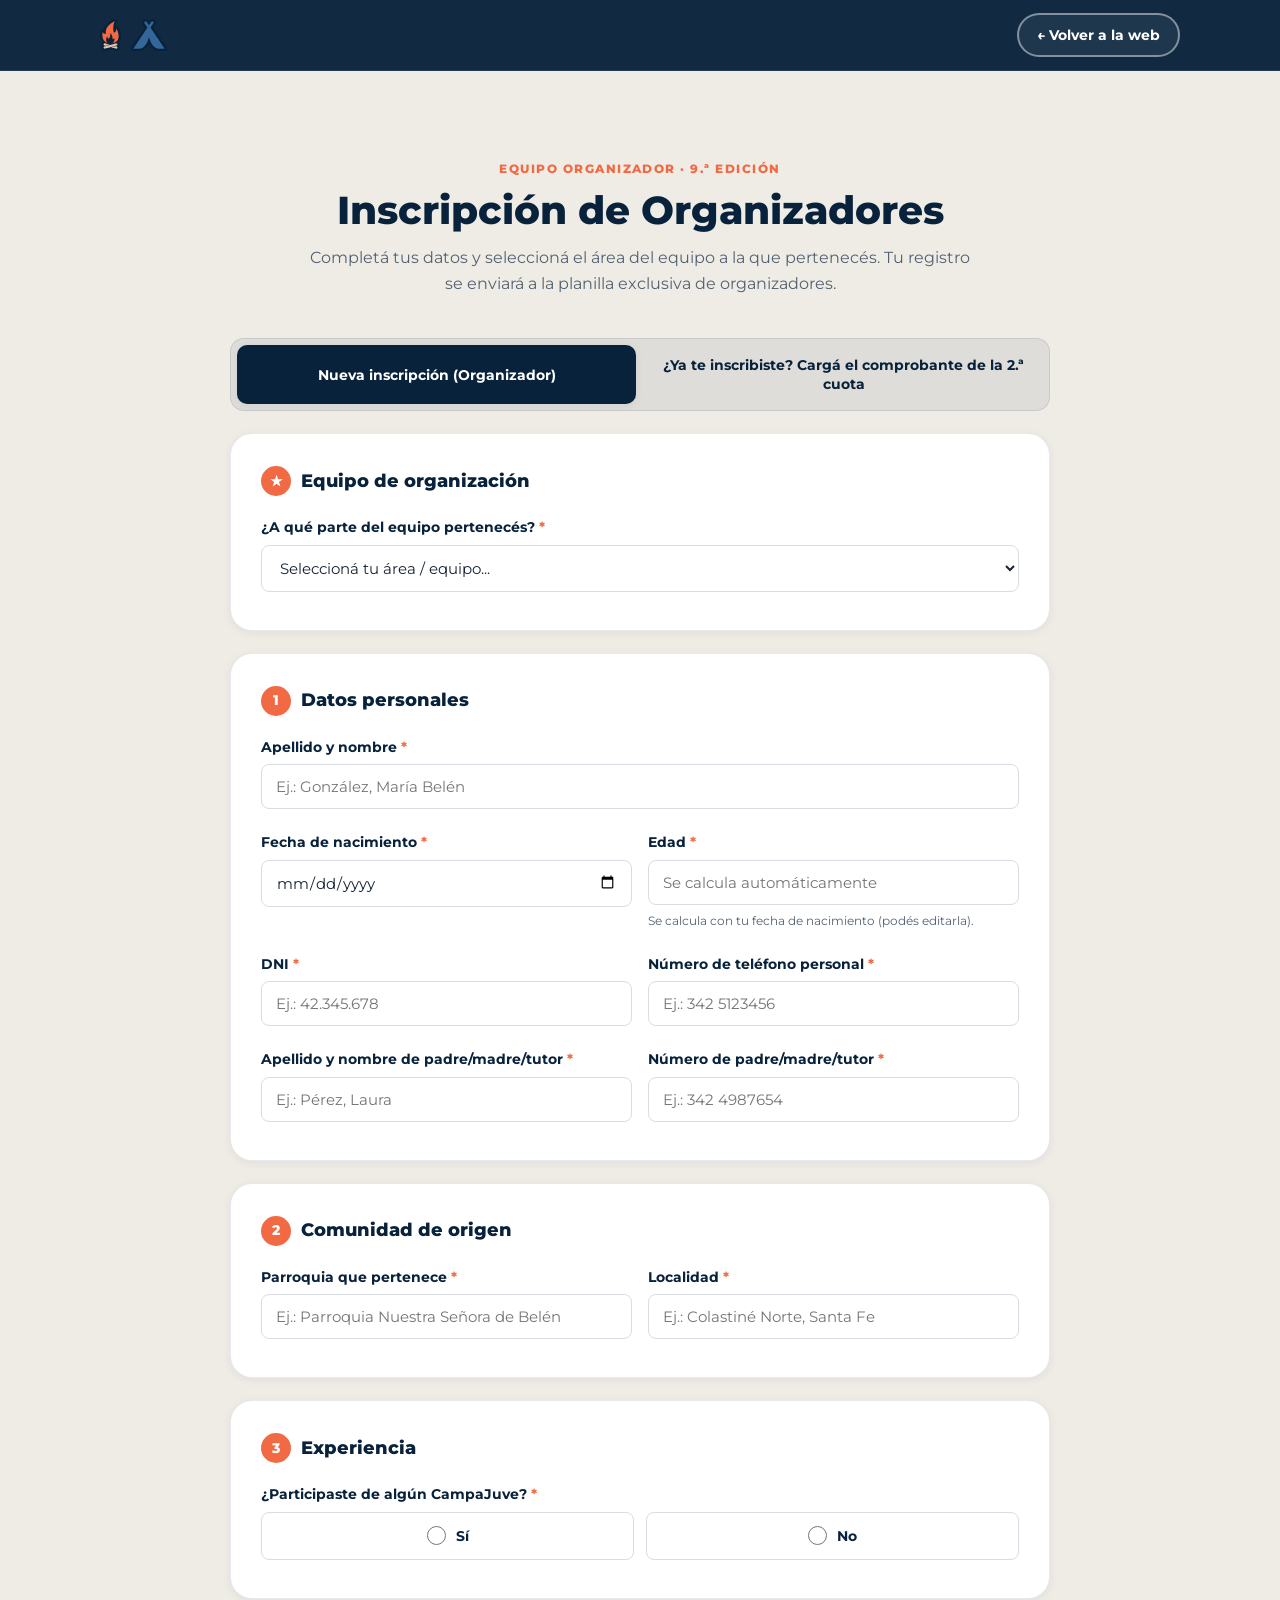
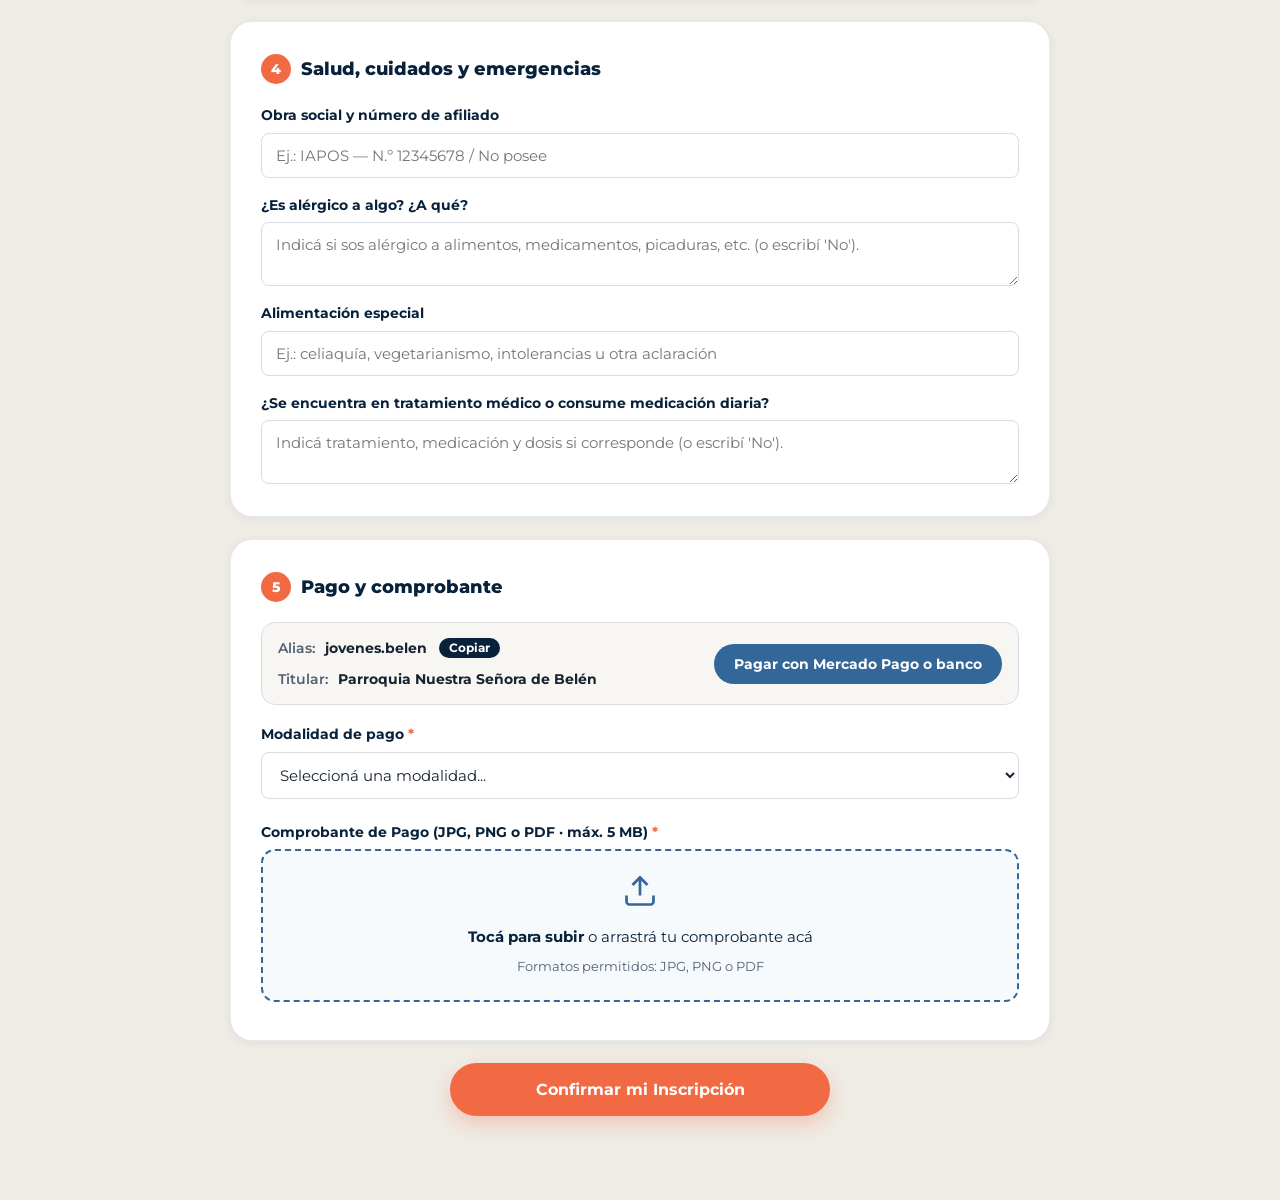
<file: organizador.html>
<!DOCTYPE html>
<html lang="es-AR">
<head>
  <meta charset="UTF-8">
  <meta name="viewport" content="width=device-width, initial-scale=1.0">
  <meta name="description" content="Inscripción de Organizadores — Campa Juve 2027 (9.ª Edición). Diócesis de Santa Fe.">
  <meta name="theme-color" content="#08223B">
  <title>Inscripción de Organizadores | Campa Juve 2027 — 9.ª Edición</title>

  <link rel="icon" type="image/png" href="assets/logo-campa-juve-2027.png">

  <link rel="preconnect" href="https://fonts.googleapis.com">
  <link rel="preconnect" href="https://fonts.gstatic.com" crossorigin>
  <link href="https://fonts.googleapis.com/css2?family=Montserrat:ital,wght@0,400;0,500;0,600;0,700;0,800;1,500&display=swap" rel="stylesheet">

  <link rel="stylesheet" href="css/styles.css">
</head>
<body id="top" data-role="organizador">
  <a href="#inscripcion" class="skip-link">Saltar al formulario de organizadores</a>

  <!-- ================= NAVBAR ================= -->
  <header class="site-header" id="siteHeader">
    <div class="container header-inner">
      <a href="index.html" class="brand" aria-label="Campa Juve 2027 — Volver a la web principal">
        <img src="assets/fuego.svg" alt="Isotipo Fuego Campa Juve" class="brand-isotipo" height="32">
        <img src="assets/carpa.svg" alt="Isotipo Carpa Campa Juve" class="brand-isotipo" height="32">
      </a>

      <nav aria-label="Volver a la web principal">
        <a href="index.html" class="btn btn-outline-light btn-sm">← Volver a la web</a>
      </nav>
    </div>
  </header>

  <main>
    <section id="inscripcion" class="section section-tinted">
      <div class="container">
        <div class="section-header">
          <span class="section-eyebrow">Equipo Organizador · 9.ª Edición</span>
          <h1 class="section-title">Inscripción de Organizadores</h1>
          <p class="section-subtitle">
            Completá tus datos y seleccioná el área del equipo a la que pertenecés. Tu registro se enviará a la planilla exclusiva de organizadores.
          </p>
        </div>

        <!-- Selector entre Nueva inscripción y 2.ª cuota -->
        <div class="form-mode-switcher" role="tablist" aria-label="Tipo de trámite">
          <button
            type="button"
            class="mode-tab is-active"
            id="tabInscripcion"
            role="tab"
            aria-selected="true"
            aria-controls="panelInscripcion"
          >
            Nueva inscripción (Organizador)
          </button>
          <button
            type="button"
            class="mode-tab"
            id="tabSegundaCuota"
            role="tab"
            aria-selected="false"
            aria-controls="panelSegundaCuota"
          >
            ¿Ya te inscribiste? Cargá el comprobante de la 2.ª cuota
          </button>
        </div>

        <div id="panelInscripcion" class="inscripcion-panel" role="tabpanel" aria-labelledby="tabInscripcion">
          <div id="confettiLayer" class="confetti-layer" aria-hidden="true"></div>

          <!-- Confirmación -->
          <div id="confirmationPanel" class="confirmation-card" hidden aria-live="polite">
            <div class="confirm-check" aria-hidden="true">
              <svg viewBox="0 0 24 24" fill="none" stroke="currentColor" stroke-width="3">
                <polyline points="20 6 9 17 4 12"/>
              </svg>
            </div>

            <h3>¡Felicitaciones! ¡Ya sos parte del campa!</h3>
            <p class="confirm-subtitle">
              ¡Gracias por sumarte al servicio en la 9.ª Edición de Campa Juve 2027! Guardá tu código único de inscripción:
            </p>

            <div class="code-box">
              <span class="code-label">Código de inscripción (Organizador)</span>
              <strong class="code-value" id="confirmCode">ORG27-XXXX</strong>
              <button type="button" class="btn-copy" id="btnCopyCode">Copiar código</button>
            </div>

            <div id="confirmCuotasNote" class="cuotas-reminder" hidden>
              <strong>Recordatorio de 2.ª cuota:</strong> Guardá o sacale captura a tu código <strong><span id="confirmCodeInline">ORG27-XXXX</span></strong> para cargar el comprobante de enero 2027 desde la pestaña <em>“¿Ya te inscribiste? Cargá el comprobante de la 2.ª cuota”</em>.
            </div>

            <div id="confirmDemoNotice" class="demo-notice" hidden>
              <strong>Modo vista previa:</strong> Todavía no se configuró una URL activa en <code>ORGANIZADORES_SCRIPT_URL</code> dentro de <code>js/config.js</code>, por lo que esta inscripción se simuló localmente.
            </div>

            <dl class="confirm-summary" id="confirmSummary"></dl>

            <div class="confirm-actions">
              <a href="#" target="_blank" rel="noopener noreferrer" class="btn btn-whatsapp btn-lg" id="btnWhatsappConfirm">
                Enviar mi código por WhatsApp
              </a>
              <button type="button" class="btn btn-outline-navy" id="btnGoToSegundaCuota">
                Cargar comprobante de 2.ª cuota
              </button>
            </div>
          </div>

          <!-- Formulario de Organizadores -->
          <form id="registrationForm" class="reg-form" novalidate>
            <!-- Bloque Equipo de Organización -->
            <fieldset class="form-card">
              <legend class="form-legend">
                <span class="step-badge step-badge-blue">★</span>
                Equipo de organización
              </legend>

              <div class="form-grid">
                <div class="form-group span-2">
                  <label for="equipoOrganizador">¿A qué parte del equipo pertenecés? <span class="req">*</span></label>
                  <select id="equipoOrganizador" name="equipoOrganizador" required>
                    <option value="">Seleccioná tu área / equipo...</option>
                    <option value="Coordinadores generales">Coordinadores generales</option>
                    <option value="Comunicación">Comunicación</option>
                    <option value="Logística y juegos">Logística y juegos</option>
                    <option value="Cocina">Cocina</option>
                    <option value="Espiritualidad">Espiritualidad</option>
                    <option value="Economía">Economía</option>
                  </select>
                  <span class="field-error" aria-live="polite"></span>
                </div>
              </div>
            </fieldset>

            <!-- Bloque 1: Datos personales -->
            <fieldset class="form-card">
              <legend class="form-legend">
                <span class="step-badge">1</span>
                Datos personales
              </legend>

              <div class="form-grid">
                <div class="form-group span-2">
                  <label for="nombreCompleto">Apellido y nombre <span class="req">*</span></label>
                  <input type="text" id="nombreCompleto" name="nombreCompleto" required autocomplete="name" placeholder="Ej.: González, María Belén">
                  <span class="field-error" aria-live="polite"></span>
                </div>

                <div class="form-group">
                  <label for="fechaNacimiento">Fecha de nacimiento <span class="req">*</span></label>
                  <input type="date" id="fechaNacimiento" name="fechaNacimiento" required>
                  <span class="field-error" aria-live="polite"></span>
                </div>

                <div class="form-group">
                  <label for="edad">Edad <span class="req">*</span></label>
                  <input type="number" id="edad" name="edad" required min="12" max="99" placeholder="Se calcula automáticamente">
                  <small class="field-hint">Se calcula con tu fecha de nacimiento (podés editarla).</small>
                  <span class="field-error" aria-live="polite"></span>
                </div>

                <div class="form-group">
                  <label for="dni">DNI <span class="req">*</span></label>
                  <input type="text" id="dni" name="dni" required inputmode="numeric" pattern="[0-9.\s]{6,12}" placeholder="Ej.: 42.345.678">
                  <span class="field-error" aria-live="polite"></span>
                </div>

                <div class="form-group">
                  <label for="telefono">Número de teléfono personal <span class="req">*</span></label>
                  <input type="tel" id="telefono" name="telefono" required autocomplete="tel" placeholder="Ej.: 342 5123456">
                  <span class="field-error" aria-live="polite"></span>
                </div>

                <div class="form-group">
                  <label for="tutorNombre">Apellido y nombre de padre/madre/tutor <span class="req">*</span></label>
                  <input type="text" id="tutorNombre" name="tutorNombre" required placeholder="Ej.: Pérez, Laura">
                  <span class="field-error" aria-live="polite"></span>
                </div>

                <div class="form-group">
                  <label for="tutorTelefono">Número de padre/madre/tutor <span class="req">*</span></label>
                  <input type="tel" id="tutorTelefono" name="tutorTelefono" required placeholder="Ej.: 342 4987654">
                  <span class="field-error" aria-live="polite"></span>
                </div>
              </div>
            </fieldset>

            <!-- Bloque 2: Comunidad de origen -->
            <fieldset class="form-card">
              <legend class="form-legend">
                <span class="step-badge">2</span>
                Comunidad de origen
              </legend>

              <div class="form-grid">
                <div class="form-group">
                  <label for="parroquia">Parroquia que pertenece <span class="req">*</span></label>
                  <input type="text" id="parroquia" name="parroquia" required placeholder="Ej.: Parroquia Nuestra Señora de Belén">
                  <span class="field-error" aria-live="polite"></span>
                </div>

                <div class="form-group">
                  <label for="localidad">Localidad <span class="req">*</span></label>
                  <input type="text" id="localidad" name="localidad" required placeholder="Ej.: Colastiné Norte, Santa Fe">
                  <span class="field-error" aria-live="polite"></span>
                </div>
              </div>
            </fieldset>

            <!-- Bloque 3: Experiencia -->
            <fieldset class="form-card">
              <legend class="form-legend">
                <span class="step-badge">3</span>
                Experiencia
              </legend>

              <div class="form-grid">
                <div class="form-group span-2" id="participoCampaGroup">
                  <label id="participoCampaLabel">¿Participaste de algún CampaJuve? <span class="req">*</span></label>
                  <div class="radio-options" role="radiogroup" aria-labelledby="participoCampaLabel">
                    <label class="radio-card">
                      <input type="radio" name="participoCampa" value="Sí" required>
                      <span>Sí</span>
                    </label>
                    <label class="radio-card">
                      <input type="radio" name="participoCampa" value="No" required>
                      <span>No</span>
                    </label>
                  </div>
                  <span class="field-error" aria-live="polite"></span>
                </div>
              </div>
            </fieldset>

            <!-- Bloque 4: Salud, cuidados y emergencias -->
            <fieldset class="form-card">
              <legend class="form-legend">
                <span class="step-badge">4</span>
                Salud, cuidados y emergencias
              </legend>

              <div class="form-grid">
                <div class="form-group span-2">
                  <label for="obraSocialAfiliado">Obra social y número de afiliado</label>
                  <input type="text" id="obraSocialAfiliado" name="obraSocialAfiliado" placeholder="Ej.: IAPOS — N.º 12345678 / No posee">
                </div>

                <div class="form-group span-2">
                  <label for="alergias">¿Es alérgico a algo? ¿A qué?</label>
                  <textarea id="alergias" name="alergias" rows="2" placeholder="Indicá si sos alérgico a alimentos, medicamentos, picaduras, etc. (o escribí 'No')."></textarea>
                </div>

                <div class="form-group span-2">
                  <label for="alimentacionEspecial">Alimentación especial</label>
                  <input type="text" id="alimentacionEspecial" name="alimentacionEspecial" placeholder="Ej.: celiaquía, vegetarianismo, intolerancias u otra aclaración">
                </div>

                <div class="form-group span-2">
                  <label for="tratamientoMedicacion">¿Se encuentra en tratamiento médico o consume medicación diaria?</label>
                  <textarea id="tratamientoMedicacion" name="tratamientoMedicacion" rows="2" placeholder="Indicá tratamiento, medicación y dosis si corresponde (o escribí 'No')."></textarea>
                </div>
              </div>
            </fieldset>

            <!-- Bloque 5: Pago y comprobante -->
            <fieldset class="form-card">
              <legend class="form-legend">
                <span class="step-badge">5</span>
                Pago y comprobante
              </legend>

              <div class="form-payment-bar">
                <div class="form-payment-info">
                  <div>
                    <span class="mini-label">Alias:</span>
                    <strong data-config="BANK_ALIAS">jovenes.belen</strong>
                    <button type="button" class="btn-copy-inline" data-copy-target="BANK_ALIAS">Copiar</button>
                  </div>
                  <div>
                    <span class="mini-label">Titular:</span>
                    <strong data-config="BANK_HOLDER">Parroquia Nuestra Señora de Belén</strong>
                  </div>
                </div>
                <button
                  type="button"
                  class="btn btn-secondary btn-sm"
                  data-open-pay-modal
                >
                  Pagar con Mercado Pago o banco
                </button>
              </div>

              <div class="form-grid">
                <div class="form-group span-2">
                  <label for="modalidadPago">Modalidad de pago <span class="req">*</span></label>
                  <select id="modalidadPago" name="modalidadPago" required>
                    <option value="">Seleccioná una modalidad...</option>
                    <option value="Pago total">Pago total</option>
                    <option value="En 2 cuotas (1.ª cuota dic 2026 / 2.ª cuota ene 2027)">En 2 cuotas (1.ª cuota en diciembre 2026 y 2.ª cuota en enero 2027)</option>
                    <option value="Solicitud de Beca / Fondo Solidario">Solicitud de Beca / Fondo Solidario</option>
                  </select>
                  <span class="field-error" aria-live="polite"></span>
                </div>

                <div class="form-group span-2" id="cuotasNoteBox" hidden>
                  <div class="info-callout">
                    <strong>Pago en 2 cuotas:</strong> Subí ahora el comprobante de tu <strong>1.ª cuota (diciembre 2026)</strong>. Al confirmar, guardá o sacale captura a tu código <code>CJ27-XXXX</code> para cargar después el comprobante de la 2.ª cuota en enero 2027.
                  </div>
                </div>

                <div class="form-group span-2" id="becaNoteBox" hidden>
                  <div class="info-callout">
                    <strong>Fondo Solidario:</strong> No necesitás adjuntar comprobante ahora. El equipo de coordinación se pondrá en contacto con vos por WhatsApp con total reserva.
                  </div>
                  <label for="becaDetalle" class="mt-sm">¿Querés contarnos brevemente tu situación? (Opcional)</label>
                  <textarea id="becaDetalle" name="becaDetalle" rows="2" placeholder="Ej.: Necesito beca parcial o facilidades de pago."></textarea>
                </div>

                <div class="form-group span-2" id="comprobanteGroup">
                  <label for="comprobanteArchivo">
                    <span id="comprobanteLabelText">Comprobante de Pago (JPG, PNG o PDF · máx. 5 MB)</span>
                    <span class="req" id="comprobanteReqStar">*</span>
                  </label>

                  <div class="upload-zone" id="uploadZone">
                    <input
                      type="file"
                      id="comprobanteArchivo"
                      name="comprobanteArchivo"
                      accept=".jpg,.jpeg,.png,.pdf,image/jpeg,image/png,application/pdf"
                      class="upload-input"
                    >
                    <div class="upload-placeholder" id="uploadPlaceholder">
                      <svg class="upload-icon" viewBox="0 0 24 24" fill="none" stroke="currentColor" stroke-width="1.8" aria-hidden="true">
                        <path d="M21 15v4a2 2 0 0 1-2 2H5a2 2 0 0 1-2-2v-4"/>
                        <polyline points="17 8 12 3 7 8"/>
                        <line x1="12" y1="3" x2="12" y2="15"/>
                      </svg>
                      <p><strong>Tocá para subir</strong> o arrastrá tu comprobante acá</p>
                      <span>Formatos permitidos: JPG, PNG o PDF</span>
                    </div>

                    <div class="upload-preview" id="uploadPreview" hidden>
                      <img id="previewImg" alt="Vista previa del comprobante" hidden>
                      <div class="pdf-badge" id="previewPdfBadge" hidden>PDF</div>
                      <div class="upload-file-meta">
                        <strong id="previewFileName">archivo.jpg</strong>
                        <span id="previewFileSize">0 KB</span>
                      </div>
                      <button type="button" class="btn-remove-file" id="btnRemoveFile" aria-label="Quitar archivo">
                        Quitar
                      </button>
                    </div>
                  </div>
                  <span class="field-error" aria-live="polite"></span>
                </div>
              </div>
            </fieldset>

            <div class="form-submit-wrap">
              <div class="form-global-error" id="formGlobalError" role="alert" hidden></div>

              <button type="submit" class="btn btn-primary btn-lg btn-submit" id="submitBtn">
                <span class="btn-label">Confirmar mi Inscripción</span>
                <span class="btn-spinner" aria-hidden="true" hidden></span>
              </button>
            </div>
          </form>
        </div>

        <!-- Panel 2.ª cuota para organizadores -->
        <div id="panelSegundaCuota" role="tabpanel" aria-labelledby="tabSegundaCuota" hidden>
          <form id="secondInstallmentForm" class="reg-form" novalidate>
            <fieldset class="form-card">
              <legend class="form-legend">
                <span class="step-badge step-badge-blue">2.ª</span>
                Carga de comprobante — 2.ª cuota (Organizadores)
              </legend>

              <p class="cuota2-intro">
                Si ya completaste tu inscripción de organizador en 2 cuotas, subí acá el comprobante de tu 2.ª cuota.
              </p>

              <div class="form-payment-bar">
                <div class="form-payment-info">
                  <div>
                    <span class="mini-label">Alias:</span>
                    <strong data-config="BANK_ALIAS">jovenes.belen</strong>
                    <button type="button" class="btn-copy-inline" data-copy-target="BANK_ALIAS">Copiar</button>
                  </div>
                  <div>
                    <span class="mini-label">Titular:</span>
                    <strong data-config="BANK_HOLDER">Parroquia Nuestra Señora de Belén</strong>
                  </div>
                </div>
                <button
                  type="button"
                  class="btn btn-secondary btn-sm"
                  data-open-pay-modal
                >
                  Pagar con Mercado Pago o banco
                </button>
              </div>

              <div class="form-grid">
                <div class="form-group span-2">
                  <label for="cuota2Nombre">Apellido y nombre <span class="req">*</span></label>
                  <input type="text" id="cuota2Nombre" name="cuota2Nombre" required autocomplete="name" placeholder="Ej.: González, María Belén">
                  <span class="field-error" aria-live="polite"></span>
                </div>

                <div class="form-group">
                  <label for="cuota2Dni">DNI <span class="req">*</span></label>
                  <input type="text" id="cuota2Dni" name="cuota2Dni" required inputmode="numeric" pattern="[0-9.\s]{6,12}" placeholder="Ej.: 42.345.678">
                  <span class="field-error" aria-live="polite"></span>
                </div>

                <div class="form-group">
                  <label for="cuota2Codigo">Código de inscripción (CJ27-XXXX)</label>
                  <input type="text" id="cuota2Codigo" name="cuota2Codigo" placeholder="Ej.: CJ27-AB12 (opcional / recomendado)">
                  <span class="field-error" aria-live="polite"></span>
                </div>

                <div class="form-group span-2">
                  <label for="cuota2Archivo">
                    Comprobante de 2.ª cuota (JPG, PNG o PDF · máx. 5 MB)
                    <span class="req">*</span>
                  </label>

                  <div class="upload-zone" id="uploadZoneCuota2">
                    <input
                      type="file"
                      id="cuota2Archivo"
                      name="cuota2Archivo"
                      accept=".jpg,.jpeg,.png,.pdf,image/jpeg,image/png,application/pdf"
                      class="upload-input"
                    >
                    <div class="upload-placeholder" id="uploadPlaceholderCuota2">
                      <svg class="upload-icon" viewBox="0 0 24 24" fill="none" stroke="currentColor" stroke-width="1.8" aria-hidden="true">
                        <path d="M21 15v4a2 2 0 0 1-2 2H5a2 2 0 0 1-2-2v-4"/>
                        <polyline points="17 8 12 3 7 8"/>
                        <line x1="12" y1="3" x2="12" y2="15"/>
                      </svg>
                      <p><strong>Tocá para subir</strong> o arrastrá el comprobante de tu 2.ª cuota</p>
                      <span>Formatos permitidos: JPG, PNG o PDF</span>
                    </div>

                    <div class="upload-preview" id="uploadPreviewCuota2" hidden>
                      <img id="previewImgCuota2" alt="Vista previa del comprobante de 2.ª cuota" hidden>
                      <div class="pdf-badge" id="previewPdfBadgeCuota2" hidden>PDF</div>
                      <div class="upload-file-meta">
                        <strong id="previewFileNameCuota2">archivo.jpg</strong>
                        <span id="previewFileSizeCuota2">0 KB</span>
                      </div>
                      <button type="button" class="btn-remove-file" id="btnRemoveFileCuota2" aria-label="Quitar archivo">
                        Quitar
                      </button>
                    </div>
                  </div>
                  <span class="field-error" aria-live="polite"></span>
                </div>
              </div>
            </fieldset>

            <div class="form-submit-wrap">
              <div class="form-global-error" id="cuota2GlobalError" role="alert" hidden></div>

              <button type="submit" class="btn btn-primary btn-lg btn-submit" id="submitCuota2Btn">
                <span class="btn-label">Enviar comprobante de 2.ª cuota</span>
                <span class="btn-spinner" aria-hidden="true" hidden></span>
              </button>
            </div>
          </form>

          <div id="secondInstallmentConfirmation" class="confirmation-card" hidden aria-live="polite">
            <div class="confirm-check" aria-hidden="true">
              <svg viewBox="0 0 24 24" fill="none" stroke="currentColor" stroke-width="3">
                <polyline points="20 6 9 17 4 12"/>
              </svg>
            </div>

            <h3>¡Comprobante de 2.ª cuota recibido!</h3>
            <p class="confirm-subtitle">
              Registramos la carga de tu 2.ª cuota en la planilla de organizadores de Campa Juve 2027.
            </p>

            <div id="cuota2DemoNotice" class="demo-notice" hidden>
              <strong>Modo vista previa:</strong> Todavía no se configuró una URL activa en <code>ORGANIZADORES_SCRIPT_URL</code> dentro de <code>js/config.js</code>, por lo que esta carga se simuló localmente.
            </div>

            <dl class="confirm-summary" id="cuota2ConfirmSummary"></dl>

            <div class="confirm-actions">
              <a href="#" target="_blank" rel="noopener noreferrer" class="btn btn-whatsapp btn-lg" id="btnWhatsappCuota2">
                Avisar por WhatsApp
              </a>
              <button type="button" class="btn btn-outline-navy" id="btnNewCuota2">
                Cargar otro comprobante
              </button>
            </div>
          </div>
        </div>
      </div>
    </section>
  </main>

  <div id="toast" class="toast" role="status" aria-live="polite" hidden></div>

  <script src="js/config.js"></script>
  <script src="js/app.js"></script>
</body>
</html>
</file>
<file: css/styles.css>
/* ==========================================================================
   CAMPA JUVE 2027 — 9.ª EDICIÓN
   Sistema de Diseño Oficial (Mobile-First)
   Paleta oficial:
     - Azul marino:   #08223B
     - Naranja:       #F26A44
     - Azul desierto: #336699
     - Marrón tierra: #663333
   Tipografía: Montserrat (400, 500, 600, 700, 800)
   ========================================================================== */

:root {
  /* Colores oficiales de marca */
  --color-navy: #08223B;
  --color-navy-deep: #051627;
  --color-navy-soft: #103252;
  --color-orange: #F26A44;
  --color-orange-hover: #DF5530;
  --color-desert-blue: #336699;
  --color-desert-blue-dark: #254F78;
  --color-brown: #663333;
  --color-brown-dark: #4F2525;

  /* Neutros y acentos cálidos inspirados en el logo */
  --color-sand: #E8C9A1;
  --color-bg-light: #F8F6F2;
  --color-bg-tinted: #EFECE6;
  --color-surface: #FFFFFF;
  --color-text: #162331;
  --color-text-muted: #526171;
  --color-border: #D9DDE3;
  --color-error: #C62828;
  --color-success: #1E7E4E;
  --color-whatsapp: #25D366;
  --color-whatsapp-dark: #1DA851;

  /* Tipografía y escala */
  --font-main: 'Montserrat', -apple-system, BlinkMacSystemFont, 'Segoe UI', Roboto, sans-serif;
  --radius-sm: 8px;
  --radius-md: 14px;
  --radius-lg: 22px;
  --radius-pill: 999px;

  /* Sombras */
  --shadow-sm: 0 2px 10px rgba(8, 34, 59, 0.06);
  --shadow-md: 0 10px 28px rgba(8, 34, 59, 0.10);
  --shadow-lg: 0 18px 46px rgba(8, 34, 59, 0.16);

  /* Layout */
  --container-max: 1120px;
  --header-height: 70px;
  --transition: 0.22s ease;
}

/* ================= RESET BASE ================= */
*,
*::before,
*::after {
  box-sizing: border-box;
}

html {
  scroll-behavior: smooth;
  scroll-padding-top: calc(var(--header-height) + 16px);
}

body {
  margin: 0;
  font-family: var(--font-main);
  font-size: 16px;
  line-height: 1.6;
  color: var(--color-text);
  background-color: var(--color-bg-light);
  -webkit-font-smoothing: antialiased;
}

img {
  max-width: 100%;
  height: auto;
  display: block;
}

[hidden] {
  display: none !important;
}

a {
  color: inherit;
  text-decoration: none;
}

button,
input,
select,
textarea {
  font-family: inherit;
  font-size: inherit;
}

:focus-visible {
  outline: 3px solid var(--color-orange);
  outline-offset: 2px;
}

.skip-link {
  position: absolute;
  top: -100px;
  left: 16px;
  background: var(--color-orange);
  color: #fff;
  padding: 10px 16px;
  border-radius: var(--radius-sm);
  font-weight: 700;
  z-index: 2000;
}

.skip-link:focus {
  top: 12px;
}

.container {
  width: 100%;
  max-width: var(--container-max);
  margin: 0 auto;
  padding: 0 20px;
}

.icon {
  width: 20px;
  height: 20px;
  flex-shrink: 0;
}

.text-accent {
  color: var(--color-orange);
}

.mt-sm {
  margin-top: 12px;
  display: block;
}

/* ================= BOTONES ================= */
.btn {
  display: inline-flex;
  align-items: center;
  justify-content: center;
  gap: 8px;
  padding: 12px 22px;
  border-radius: var(--radius-pill);
  font-weight: 700;
  font-size: 0.95rem;
  border: 2px solid transparent;
  cursor: pointer;
  transition: transform var(--transition), background-color var(--transition), border-color var(--transition), box-shadow var(--transition), color var(--transition);
  text-align: center;
}

.btn:active {
  transform: translateY(1px);
}

.btn-sm {
  padding: 9px 18px;
  font-size: 0.875rem;
}

.btn-lg {
  padding: 15px 28px;
  font-size: 1rem;
}

.btn-block {
  width: 100%;
}

.btn-primary {
  background-color: var(--color-orange);
  color: #FFFFFF;
  box-shadow: 0 8px 20px rgba(242, 106, 68, 0.30);
}

.btn-primary:hover {
  background-color: var(--color-orange-hover);
  transform: translateY(-2px);
  box-shadow: 0 12px 24px rgba(242, 106, 68, 0.38);
}

.btn-secondary {
  background-color: var(--color-desert-blue);
  color: #FFFFFF;
}

.btn-secondary:hover {
  background-color: var(--color-desert-blue-dark);
  transform: translateY(-2px);
}

.btn-outline-light {
  background-color: rgba(255, 255, 255, 0.06);
  border-color: rgba(255, 255, 255, 0.45);
  color: #FFFFFF;
}

.btn-outline-light:hover {
  background-color: rgba(255, 255, 255, 0.16);
  border-color: #FFFFFF;
}

.btn-outline-navy {
  background-color: transparent;
  border-color: var(--color-navy);
  color: var(--color-navy);
}

.btn-outline-navy:hover {
  background-color: var(--color-navy);
  color: #FFFFFF;
}

.btn-outline-brown {
  background-color: var(--color-brown);
  color: #FFFFFF;
}

.btn-outline-brown:hover {
  background-color: var(--color-brown-dark);
  transform: translateY(-2px);
}

.btn-whatsapp {
  background-color: var(--color-whatsapp);
  color: #062814;
}

.btn-whatsapp:hover {
  background-color: var(--color-whatsapp-dark);
  color: #FFFFFF;
  transform: translateY(-2px);
}

/* ================= HEADER / NAVBAR ================= */
.site-header {
  position: sticky;
  top: 0;
  z-index: 1000;
  background-color: rgba(8, 34, 59, 0.96);
  backdrop-filter: blur(10px);
  border-bottom: 1px solid rgba(255, 255, 255, 0.08);
  transition: box-shadow var(--transition);
}

.site-header.is-scrolled {
  box-shadow: 0 8px 24px rgba(5, 22, 39, 0.35);
}

.header-inner {
  min-height: var(--header-height);
  display: flex;
  align-items: center;
  justify-content: space-between;
  gap: 16px;
}

.brand {
  display: inline-flex;
  align-items: center;
  gap: 10px;
  color: #FFFFFF;
}

.brand-isotipo {
  height: 32px;
  width: auto;
  display: block;
  object-fit: contain;
  transition: transform var(--transition);
}

.brand:hover .brand-isotipo {
  transform: translateY(-1px);
}

.nav-toggle {
  display: inline-flex;
  flex-direction: column;
  justify-content: center;
  gap: 5px;
  width: 42px;
  height: 42px;
  padding: 8px;
  background: rgba(255, 255, 255, 0.08);
  border: 1px solid rgba(255, 255, 255, 0.16);
  border-radius: var(--radius-sm);
  cursor: pointer;
}

.nav-toggle-bar {
  display: block;
  width: 100%;
  height: 2.5px;
  background-color: #FFFFFF;
  border-radius: 2px;
  transition: transform var(--transition), opacity var(--transition);
}

.nav-toggle[aria-expanded="true"] .nav-toggle-bar:nth-child(1) {
  transform: translateY(7.5px) rotate(45deg);
}

.nav-toggle[aria-expanded="true"] .nav-toggle-bar:nth-child(2) {
  opacity: 0;
}

.nav-toggle[aria-expanded="true"] .nav-toggle-bar:nth-child(3) {
  transform: translateY(-7.5px) rotate(-45deg);
}

.main-nav {
  position: absolute;
  top: 100%;
  left: 0;
  right: 0;
  background-color: var(--color-navy-deep);
  border-bottom: 1px solid rgba(255, 255, 255, 0.1);
  padding: 0 20px;
  max-height: 0;
  overflow: hidden;
  transition: max-height 0.3s ease, padding 0.3s ease;
}

.main-nav.is-open {
  max-height: 340px;
  padding: 16px 20px 22px;
}

.nav-list {
  list-style: none;
  margin: 0;
  padding: 0;
  display: flex;
  flex-direction: column;
  gap: 12px;
}

.nav-link {
  display: block;
  padding: 8px 4px;
  color: rgba(255, 255, 255, 0.88);
  font-weight: 600;
  font-size: 0.95rem;
  transition: color var(--transition);
}

.nav-link:hover {
  color: var(--color-orange);
}

/* ================= 1. HERO ================= */
.hero {
  position: relative;
  background: radial-gradient(circle at 80% 20%, rgba(51, 102, 153, 0.32), transparent 55%),
              radial-gradient(circle at 15% 85%, rgba(242, 106, 68, 0.18), transparent 45%),
              linear-gradient(160deg, var(--color-navy-deep) 0%, var(--color-navy) 60%, #0D2D4C 100%);
  color: #FFFFFF;
  padding: 44px 0 92px;
  overflow: hidden;
}

.hero-bg-decor {
  position: absolute;
  inset: 0;
  pointer-events: none;
  overflow: hidden;
  z-index: 0;
}

/* Imagen sutil del fogón detrás del logotipo, fundida hacia #08223B */
.hero-fogon-bg {
  position: absolute;
  top: -8%;
  left: 50%;
  transform: translateX(-50%);
  width: min(640px, 118vw);
  height: 74%;
  background-image: url('../assets/img_fogon.jpg');
  background-size: cover;
  background-position: center 45%;
  opacity: 0.28;
  pointer-events: none;
  -webkit-mask-image: radial-gradient(ellipse 68% 66% at 50% 48%, rgba(0, 0, 0, 1) 18%, rgba(0, 0, 0, 0.45) 54%, transparent 82%);
  mask-image: radial-gradient(ellipse 68% 66% at 50% 48%, rgba(0, 0, 0, 1) 18%, rgba(0, 0, 0, 0.45) 54%, transparent 82%);
}

@media (min-width: 900px) {
  .hero-fogon-bg {
    top: 0;
    left: -4%;
    transform: none;
    width: 60%;
    height: 100%;
    background-position: center center;
    -webkit-mask-image: radial-gradient(ellipse 72% 76% at 42% 52%, rgba(0, 0, 0, 1) 15%, rgba(0, 0, 0, 0.45) 52%, transparent 82%);
    mask-image: radial-gradient(ellipse 72% 76% at 42% 52%, rgba(0, 0, 0, 1) 15%, rgba(0, 0, 0, 0.45) 52%, transparent 82%);
  }
}

.stars-layer {
  position: absolute;
  inset: 0;
  background-image:
    radial-gradient(2px 2px at 12% 18%, rgba(232, 201, 161, 0.7), transparent),
    radial-gradient(1.5px 1.5px at 28% 36%, rgba(255, 255, 255, 0.5), transparent),
    radial-gradient(2px 2px at 72% 14%, rgba(232, 201, 161, 0.8), transparent),
    radial-gradient(1.5px 1.5px at 88% 30%, rgba(255, 255, 255, 0.55), transparent),
    radial-gradient(2px 2px at 56% 12%, rgba(255, 255, 255, 0.45), transparent),
    radial-gradient(1.5px 1.5px at 92% 65%, rgba(232, 201, 161, 0.6), transparent);
}

/* Chispas cálidas de fuego flotando suavemente en el Hero */
.hero-sparks {
  position: absolute;
  inset: 0;
  pointer-events: none;
  overflow: hidden;
}

.spark {
  position: absolute;
  bottom: -12px;
  border-radius: 50%;
  background: radial-gradient(circle, #FFD28E 0%, #F26A44 65%, transparent 100%);
  box-shadow: 0 0 6px rgba(242, 106, 68, 0.5);
  opacity: 0;
  will-change: transform, opacity;
  animation: sparkFloat var(--dur, 11s) linear var(--delay, 0s) infinite;
}

.spark:nth-child(1)  { left: 10%; width: 3px; height: 3px; --dur: 11s; --delay: -1s;  --drift: 16px;  --peak: 0.55; }
.spark:nth-child(2)  { left: 18%; width: 4px; height: 4px; --dur: 13s; --delay: -4s;  --drift: -18px; --peak: 0.48; }
.spark:nth-child(3)  { left: 26%; width: 2.5px; height: 2.5px; --dur: 9.5s; --delay: -2s; --drift: 12px; --peak: 0.52; }
.spark:nth-child(4)  { left: 34%; width: 3.5px; height: 3.5px; --dur: 14s; --delay: -7s; --drift: -14px; --peak: 0.45; }
.spark:nth-child(5)  { left: 42%; width: 3px; height: 3px; --dur: 12s; --delay: -3s;  --drift: 20px;  --peak: 0.50; }
.spark:nth-child(6)  { left: 50%; width: 2.5px; height: 2.5px; --dur: 10.5s; --delay: -6s; --drift: -12px; --peak: 0.42; }
.spark:nth-child(7)  { left: 14%; width: 2px; height: 2px; --dur: 12.5s; --delay: -9s; --drift: 10px;  --peak: 0.46; }
.spark:nth-child(8)  { left: 29%; width: 4px; height: 4px; --dur: 15s; --delay: -11s; --drift: -20px; --peak: 0.44; }
.spark:nth-child(9)  { left: 62%; width: 3px; height: 3px; --dur: 13.5s; --delay: -5s; --drift: 14px;  --peak: 0.36; }
.spark:nth-child(10) { left: 74%; width: 2.5px; height: 2.5px; --dur: 11.5s; --delay: -8s; --drift: -16px; --peak: 0.34; }
.spark:nth-child(11) { left: 85%; width: 3px; height: 3px; --dur: 14.5s; --delay: -2.5s; --drift: 12px; --peak: 0.32; }
.spark:nth-child(12) { left: 38%; width: 2px; height: 2px; --dur: 10s; --delay: -5.5s; --drift: 8px;  --peak: 0.50; }

@keyframes sparkFloat {
  0% {
    transform: translate3d(0, 0, 0) scale(0.7);
    opacity: 0;
  }
  15% {
    opacity: var(--peak, 0.5);
  }
  60% {
    transform: translate3d(var(--drift, 14px), -210px, 0) scale(1);
    opacity: var(--peak, 0.5);
  }
  100% {
    transform: translate3d(calc(var(--drift, 14px) * -0.5), -380px, 0) scale(0.4);
    opacity: 0;
  }
}

@media (prefers-reduced-motion: reduce) {
  .spark {
    animation: none;
    opacity: 0;
  }
}

.hero-grid {
  position: relative;
  z-index: 2;
  display: grid;
  grid-template-columns: minmax(0, 1fr);
  gap: 28px;
  align-items: center;
}

.hero-visual {
  display: flex;
  justify-content: center;
}

.hero-content {
  display: flex;
  flex-direction: column;
  gap: 18px;
  min-width: 0;
}

.logo-stage {
  position: relative;
  width: min(330px, 84vw);
  display: flex;
  align-items: center;
  justify-content: center;
  padding: 12px;
}

.logo-glow {
  position: absolute;
  inset: 10%;
  background: radial-gradient(circle, rgba(255, 255, 255, 0.16) 0%, rgba(242, 106, 68, 0.12) 45%, transparent 72%);
  filter: blur(22px);
  border-radius: 50%;
}

.hero-logo-img {
  position: relative;
  z-index: 1;
  filter: drop-shadow(0 18px 28px rgba(5, 18, 32, 0.55));
}

.hero-logo-fallback {
  flex-direction: column;
  align-items: center;
  justify-content: center;
  padding: 36px 28px;
  border-radius: var(--radius-lg);
  border: 2px solid var(--color-sand);
  background: rgba(8, 34, 59, 0.85);
  text-align: center;
}

.fallback-edition {
  font-size: 0.82rem;
  letter-spacing: 0.18em;
  color: var(--color-sand);
  font-weight: 700;
}

.fallback-title {
  font-size: 2rem;
  font-weight: 800;
  letter-spacing: 0.04em;
}

.fallback-year {
  font-size: 1.4rem;
  font-weight: 800;
  color: var(--color-orange);
}

/* Fechas destacadas flotantes en el Hero */
.hero-date-block {
  display: flex;
  flex-direction: column;
  gap: 8px;
}

.hero-date-eyebrow {
  display: inline-flex;
  align-items: center;
  gap: 8px;
  color: var(--color-orange);
  font-size: 0.78rem;
  font-weight: 700;
  text-transform: uppercase;
  letter-spacing: 0.12em;
}

.hero-date-eyebrow .icon {
  width: 16px;
  height: 16px;
}

.hero-date-value {
  font-family: var(--font-main);
  font-size: clamp(1.75rem, 6vw, 2.75rem);
  font-weight: 800;
  line-height: 1.1;
  letter-spacing: -0.02em;
  color: #FFFFFF;
  text-shadow: 0 2px 14px rgba(5, 22, 39, 0.45);
}

/* Lugar flotante con tipografía más fina + botón compacto */
.hero-location-block {
  display: flex;
  flex-direction: column;
  align-items: flex-start;
  gap: 14px;
}

.hero-location-info {
  display: flex;
  align-items: flex-start;
  gap: 9px;
}

.hero-location-pin {
  width: 19px;
  height: 19px;
  color: var(--color-orange);
  margin-top: 3px;
  flex-shrink: 0;
}

.hero-location-text {
  display: block;
  font-family: var(--font-main);
  font-size: clamp(0.98rem, 2.8vw, 1.12rem);
  font-weight: 400;
  line-height: 1.45;
  color: rgba(255, 255, 255, 0.88);
}

.hero-maps-btn {
  width: auto;
  padding: 8px 16px;
  font-size: 0.82rem;
  font-weight: 700;
  gap: 6px;
  box-shadow: 0 6px 14px rgba(242, 106, 68, 0.25);
}

.hero-maps-btn .icon {
  width: 15px;
  height: 15px;
}

.hero-wave {
  position: absolute;
  bottom: -1px;
  left: 0;
  right: 0;
  line-height: 0;
}

.hero-wave svg {
  width: 100%;
  height: 44px;
}

/* ================= CONTADOR DE CUPOS Y TEMPORIZADOR ================= */
.section-cupos {
  background-color: var(--color-bg-light);
  padding: 28px 0 12px;
}

.cupos-wrapper {
  max-width: 820px;
  margin: 0 auto;
  display: flex;
  flex-direction: column;
  gap: 18px;
}

.cupos-card {
  background-color: var(--color-surface);
  border-radius: var(--radius-lg);
  padding: 24px 20px;
  box-shadow: var(--shadow-md);
  border: 1px solid rgba(8, 34, 59, 0.08);
  border-top: 5px solid var(--color-orange);
  text-align: center;
}

.cupos-eyebrow {
  display: inline-block;
  font-size: 0.75rem;
  font-weight: 800;
  text-transform: uppercase;
  letter-spacing: 0.12em;
  color: var(--color-desert-blue);
  margin-bottom: 4px;
}

.cupos-title {
  margin: 0 0 18px;
  font-size: clamp(1.25rem, 4vw, 1.65rem);
  font-weight: 800;
  color: var(--color-navy);
}

.cupos-stats {
  display: flex;
  align-items: center;
  justify-content: center;
  gap: 20px;
  margin-bottom: 18px;
}

.cupo-stat {
  flex: 1;
  max-width: 220px;
  display: flex;
  flex-direction: column;
  align-items: center;
  gap: 2px;
}

.cupo-number {
  font-size: clamp(2.1rem, 8vw, 3.1rem);
  font-weight: 800;
  line-height: 1.05;
  color: var(--color-navy);
  font-variant-numeric: tabular-nums;
}

.cupo-stat-accent .cupo-number {
  color: var(--color-orange);
}

.cupo-label {
  font-size: 0.82rem;
  font-weight: 700;
  text-transform: uppercase;
  letter-spacing: 0.06em;
  color: var(--color-text-muted);
}

.cupo-divider {
  width: 1.5px;
  height: 54px;
  background-color: var(--color-border);
  flex-shrink: 0;
}

.cupos-progress-track {
  width: 100%;
  height: 10px;
  border-radius: var(--radius-pill);
  background-color: #E6E9EE;
  overflow: hidden;
  margin-bottom: 12px;
}

.cupos-progress-fill {
  height: 100%;
  border-radius: var(--radius-pill);
  background: linear-gradient(90deg, var(--color-desert-blue) 0%, var(--color-orange) 100%);
  transition: width 0.7s cubic-bezier(0.22, 1, 0.36, 1);
}

.cupos-note {
  margin: 0;
  font-size: 0.85rem;
  color: var(--color-text-muted);
}

.cupos-note strong {
  color: var(--color-navy);
}

.cupos-full-notice {
  margin-top: 12px;
  padding: 10px 14px;
  border-radius: var(--radius-sm);
  background-color: rgba(102, 51, 51, 0.10);
  border: 1px solid rgba(102, 51, 51, 0.35);
  color: var(--color-brown);
  font-size: 0.88rem;
  font-weight: 700;
}

/* Temporizador hasta 15/01/2027 */
.countdown-card {
  background: linear-gradient(145deg, var(--color-navy) 0%, #103252 100%);
  color: #FFFFFF;
  border-radius: var(--radius-lg);
  padding: 20px 18px 22px;
  box-shadow: var(--shadow-md);
  text-align: center;
}

.countdown-eyebrow {
  display: inline-block;
  font-size: 0.76rem;
  font-weight: 700;
  text-transform: uppercase;
  letter-spacing: 0.1em;
  color: var(--color-sand);
  margin-bottom: 14px;
}

.countdown-grid {
  display: grid;
  grid-template-columns: repeat(4, minmax(0, 1fr));
  gap: 8px;
}

.countdown-unit {
  background-color: rgba(255, 255, 255, 0.08);
  border: 1px solid rgba(255, 255, 255, 0.14);
  border-radius: var(--radius-md);
  padding: 12px 6px;
  display: flex;
  flex-direction: column;
  align-items: center;
  gap: 4px;
}

.countdown-value {
  font-size: clamp(1.45rem, 5.5vw, 2.3rem);
  font-weight: 800;
  line-height: 1.05;
  color: #FFFFFF;
  font-variant-numeric: tabular-nums;
  display: inline-block;
}

.countdown-value.is-tick {
  animation: digitTick 0.35s ease;
}

@keyframes digitTick {
  0% {
    transform: translateY(-4px) scale(1.06);
    color: var(--color-orange);
  }
  100% {
    transform: translateY(0) scale(1);
    color: #FFFFFF;
  }
}

.countdown-label {
  font-size: 0.68rem;
  font-weight: 700;
  text-transform: uppercase;
  letter-spacing: 0.08em;
  color: var(--color-sand);
}

.countdown-closed {
  margin-top: 12px;
  padding: 10px 14px;
  border-radius: var(--radius-sm);
  background-color: rgba(242, 106, 68, 0.20);
  border: 1px solid var(--color-orange);
  color: #FFFFFF;
  font-size: 0.9rem;
  font-weight: 700;
}

/* Aclaración de prioridad de cupos para comunidad de Belén */
.belen-priority-note {
  margin: 0;
  padding: 14px 16px;
  border-radius: var(--radius-md);
  background-color: #FDF8F4;
  border: 1px solid rgba(102, 51, 51, 0.24);
  border-left: 4px solid var(--color-brown);
  color: var(--color-text);
  font-size: 0.86rem;
  line-height: 1.55;
  text-align: left;
}

.belen-priority-note strong {
  color: var(--color-brown);
}

.belen-priority-confirm {
  margin-bottom: 18px;
}

.cupo-completo-banner {
  max-width: 820px;
  margin: 0 auto 22px;
  padding: 22px 20px;
  border-radius: var(--radius-lg);
  background-color: #FDF8F4;
  border: 2px solid var(--color-brown);
  border-left: 6px solid var(--color-orange);
  box-shadow: var(--shadow-sm);
}

.cupo-completo-banner h3 {
  margin: 0 0 8px;
  font-size: 1.15rem;
  font-weight: 800;
  color: var(--color-brown);
}

.cupo-completo-banner p {
  margin: 0 0 14px;
  font-size: 0.92rem;
  color: var(--color-text);
  line-height: 1.55;
}

@media (min-width: 640px) {
  .cupos-card {
    padding: 28px 30px;
  }

  .countdown-card {
    padding: 24px 28px;
  }

  .countdown-grid {
    gap: 14px;
  }

  .countdown-unit {
    padding: 16px 10px;
  }
}

@media (prefers-reduced-motion: reduce) {
  .countdown-value.is-tick {
    animation: none;
  }
}

/* ================= SECCIONES GENERALES ================= */
.section {
  padding: 64px 0;
}

.section-light {
  background-color: var(--color-bg-light);
}

.section-tinted {
  background-color: var(--color-bg-tinted);
}

.section-navy {
  background: linear-gradient(180deg, var(--color-navy) 0%, var(--color-navy-deep) 100%);
  color: #FFFFFF;
}

.section-header {
  text-align: center;
  max-width: 680px;
  margin: 0 auto 42px;
}

.section-eyebrow {
  display: inline-block;
  font-size: 0.78rem;
  font-weight: 800;
  text-transform: uppercase;
  letter-spacing: 0.12em;
  color: var(--color-orange);
  margin-bottom: 8px;
}

.eyebrow-light {
  color: var(--color-sand);
}

.section-title {
  margin: 0 0 12px;
  font-size: clamp(1.7rem, 4.5vw, 2.45rem);
  font-weight: 800;
  line-height: 1.18;
  color: var(--color-navy);
}

.section-header-light .section-title {
  color: #FFFFFF;
}

.section-subtitle {
  margin: 0;
  color: var(--color-text-muted);
  font-size: 1rem;
}

.section-header-light .section-subtitle {
  color: rgba(255, 255, 255, 0.8);
}

/* ================= 2. HISTORIA Y ESPIRITUALIDAD ================= */
.history-blocks {
  display: flex;
  flex-direction: column;
  gap: 36px;
}

.history-row {
  display: grid;
  grid-template-columns: minmax(0, 1fr);
  gap: 22px;
  align-items: center;
  background-color: var(--color-surface);
  border-radius: var(--radius-lg);
  padding: 20px;
  box-shadow: var(--shadow-sm);
  border: 1px solid rgba(8, 34, 59, 0.08);
}

.history-media {
  overflow: hidden;
  border-radius: var(--radius-md);
  aspect-ratio: 4 / 3;
  background-color: var(--color-navy);
}

.history-media img {
  width: 100%;
  height: 100%;
  object-fit: cover;
  display: block;
}

.history-text {
  display: flex;
  flex-direction: column;
  gap: 10px;
  min-width: 0;
}

.history-tag {
  align-self: flex-start;
  padding: 5px 14px;
  border-radius: var(--radius-pill);
  background-color: var(--color-orange);
  color: #FFFFFF;
  font-weight: 800;
  font-size: 0.78rem;
  text-transform: uppercase;
  letter-spacing: 0.06em;
}

.history-tag-blue {
  background-color: var(--color-desert-blue);
}

.history-text h3 {
  margin: 0;
  font-size: clamp(1.2rem, 3vw, 1.5rem);
  font-weight: 800;
  line-height: 1.25;
  color: var(--color-navy);
}

.history-text p {
  margin: 0;
  color: var(--color-text-muted);
  font-size: 0.98rem;
  line-height: 1.7;
}

.eutrapelia-card {
  background: linear-gradient(155deg, var(--color-navy) 0%, var(--color-navy-soft) 100%);
  color: #FFFFFF;
  border-radius: var(--radius-lg);
  padding: 28px 24px;
  box-shadow: var(--shadow-md);
  border-top: 5px solid var(--color-orange);
  display: flex;
  flex-direction: column;
  justify-content: center;
}

.eutrapelia-in-symbols {
  margin-top: 0;
  background: rgba(255, 255, 255, 0.06);
  border: 1px solid rgba(255, 255, 255, 0.14);
  border-top: 5px solid var(--color-orange);
  max-width: 920px;
  margin-left: auto;
  margin-right: auto;
}

.eutrapelia-card p.eutrapelia-question {
  margin: 0 0 8px;
  padding: 0;
  background: none;
  border: none;
  text-align: center;
  font-size: clamp(0.92rem, 2.5vw, 1.04rem);
  font-weight: 500;
  color: var(--color-sand);
  letter-spacing: 0.01em;
}

.eutrapelia-card h2.eutrapelia-title {
  margin: 0 0 22px;
  text-align: center;
  font-size: clamp(2rem, 6vw, 2.9rem);
  font-weight: 800;
  line-height: 1.1;
  letter-spacing: 0.02em;
  color: #FFFFFF;
}

.eutrapelia-title.reveal-ready,
.title-reveal.reveal-ready {
  opacity: 0;
  transform: translateY(-20px);
  transition: opacity 0.85s ease, transform 0.85s cubic-bezier(0.22, 1, 0.36, 1);
  will-change: transform, opacity;
}

.eutrapelia-title.reveal-ready.is-visible,
.title-reveal.reveal-ready.is-visible {
  opacity: 1;
  transform: translateY(0);
}

@media (prefers-reduced-motion: reduce) {
  .eutrapelia-title.reveal-ready,
  .title-reveal.reveal-ready {
    opacity: 1;
    transform: none;
    transition: none;
  }
}

.eutrapelia-lead {
  font-size: 1.05rem;
  color: var(--color-sand);
  margin: 0 0 12px;
}

.eutrapelia-card p {
  margin: 0 0 18px;
  color: rgba(255, 255, 255, 0.88);
  font-size: 0.95rem;
}

.eutrapelia-quote {
  margin: 0;
  padding: 14px 16px;
  border-left: 3px solid var(--color-orange);
  background: rgba(255, 255, 255, 0.06);
  border-radius: 0 var(--radius-sm) var(--radius-sm) 0;
  font-style: italic;
  font-size: 0.92rem;
  color: rgba(255, 255, 255, 0.92);
}

/* ================= 3. LOS 5 SÍMBOLOS ================= */
.symbols-grid {
  display: grid;
  grid-template-columns: 1fr;
  gap: 18px;
}

.symbol-card {
  position: relative;
  background-color: rgba(255, 255, 255, 0.05);
  border: 1px solid rgba(255, 255, 255, 0.12);
  border-radius: var(--radius-md);
  padding: 24px 22px;
  cursor: pointer;
  transition: transform var(--transition), background-color var(--transition), border-color var(--transition), box-shadow var(--transition);
}

.symbol-card:hover,
.symbol-card.is-active {
  background-color: rgba(255, 255, 255, 0.10);
  border-color: var(--color-orange);
  transform: translateY(-4px);
  box-shadow: 0 14px 30px rgba(0, 0, 0, 0.25);
}

.symbol-num {
  position: absolute;
  top: 20px;
  right: 20px;
  font-size: 0.78rem;
  font-weight: 800;
  color: rgba(232, 201, 161, 0.55);
  letter-spacing: 0.08em;
}

.symbol-icon-wrap {
  width: 56px;
  height: 56px;
  border-radius: 14px;
  display: flex;
  align-items: center;
  justify-content: center;
  margin-bottom: 16px;
}

.symbol-icon-wrap svg {
  width: 32px;
  height: 32px;
}

.symbol-navy {
  background: rgba(51, 102, 153, 0.35);
  color: #FFFFFF;
}

.symbol-orange {
  background: rgba(242, 106, 68, 0.24);
  color: var(--color-orange);
}

.symbol-blue {
  background: rgba(51, 102, 153, 0.35);
  color: #8FC0EE;
}

.symbol-brown {
  background: rgba(102, 51, 51, 0.48);
  color: var(--color-sand);
}

.symbol-sand {
  background: rgba(232, 201, 161, 0.20);
  color: var(--color-sand);
}

.symbol-card h3 {
  margin: 0 0 8px;
  font-size: 1.1rem;
  font-weight: 700;
  color: #FFFFFF;
}

.symbol-card p {
  margin: 0;
  font-size: 0.92rem;
  color: rgba(255, 255, 255, 0.80);
}

/* ================= 4. DATOS PRÁCTICOS Y PAGO ================= */
.info-grid {
  display: grid;
  grid-template-columns: 1fr;
  gap: 24px;
  margin-bottom: 24px;
}

.info-card {
  background-color: var(--color-surface);
  border-radius: var(--radius-lg);
  padding: 26px 22px;
  box-shadow: var(--shadow-sm);
  border: 1px solid rgba(8, 34, 59, 0.08);
  display: flex;
  flex-direction: column;
}

.info-card-featured {
  border-top: 5px solid var(--color-orange);
  box-shadow: var(--shadow-md);
}

.info-card-header {
  display: flex;
  align-items: center;
  gap: 12px;
  margin-bottom: 20px;
}

.info-card-header h3 {
  margin: 0;
  font-size: 1.2rem;
  font-weight: 800;
  color: var(--color-navy);
}

.info-icon {
  width: 42px;
  height: 42px;
  border-radius: 12px;
  background-color: rgba(51, 102, 153, 0.14);
  color: var(--color-desert-blue);
  display: flex;
  align-items: center;
  justify-content: center;
  flex-shrink: 0;
}

.info-icon svg {
  width: 22px;
  height: 22px;
}

.info-icon-orange {
  background-color: rgba(242, 106, 68, 0.15);
  color: var(--color-orange);
}

.info-list {
  list-style: none;
  margin: 0 0 20px;
  padding: 0;
}

.info-list li {
  display: flex;
  flex-direction: column;
  padding: 11px 0;
  border-bottom: 1px solid #ECEFF3;
}

.info-list li:last-child {
  border-bottom: none;
}

.info-list span {
  font-size: 0.78rem;
  text-transform: uppercase;
  letter-spacing: 0.06em;
  color: var(--color-text-muted);
  font-weight: 700;
}

.info-list strong {
  font-size: 0.98rem;
  color: var(--color-navy);
}

.bring-note {
  margin-top: auto;
  padding: 14px 16px;
  border-radius: var(--radius-sm);
  background-color: var(--color-bg-light);
  border-left: 4px solid var(--color-desert-blue);
  font-size: 0.88rem;
  color: var(--color-text-muted);
}

.bring-note strong {
  color: var(--color-navy);
}

.price-box {
  background: linear-gradient(135deg, var(--color-navy) 0%, #103252 100%);
  color: #FFFFFF;
  border-radius: var(--radius-md);
  padding: 18px 20px;
  margin-bottom: 18px;
}

.price-label {
  font-size: 0.76rem;
  text-transform: uppercase;
  letter-spacing: 0.1em;
  color: var(--color-sand);
  font-weight: 700;
}

.price-value {
  font-size: clamp(1.9rem, 5vw, 2.35rem);
  font-weight: 800;
  line-height: 1.15;
  margin: 4px 0;
}

.price-note {
  margin: 0;
  font-size: 0.85rem;
  color: rgba(255, 255, 255, 0.82);
}

.bank-details {
  display: flex;
  flex-direction: column;
  gap: 10px;
  margin-bottom: 18px;
}

.copy-row {
  display: flex;
  align-items: center;
  justify-content: space-between;
  gap: 12px;
  padding: 10px 14px;
  border-radius: var(--radius-sm);
  background-color: var(--color-bg-light);
  border: 1px solid var(--color-border);
}

.copy-label {
  display: block;
  font-size: 0.72rem;
  text-transform: uppercase;
  letter-spacing: 0.07em;
  color: var(--color-text-muted);
  font-weight: 700;
}

.copy-value {
  font-size: 0.94rem;
  color: var(--color-navy);
  word-break: break-all;
}

.copy-mono {
  font-family: ui-monospace, SFMono-Regular, Menlo, Consolas, monospace;
  font-size: 0.86rem;
}

.btn-copy,
.btn-copy-inline {
  background-color: var(--color-navy);
  color: #FFFFFF;
  border: none;
  border-radius: var(--radius-pill);
  padding: 7px 14px;
  font-size: 0.78rem;
  font-weight: 700;
  cursor: pointer;
  flex-shrink: 0;
  transition: background-color var(--transition);
}

.btn-copy:hover,
.btn-copy-inline:hover {
  background-color: var(--color-orange);
}

.btn-copy-inline {
  padding: 3px 10px;
  margin-left: 6px;
  font-size: 0.74rem;
}

.bank-holder {
  margin: 2px 0 0;
  font-size: 0.82rem;
  color: var(--color-text-muted);
}

.payment-cta-group {
  display: flex;
  flex-direction: column;
  gap: 10px;
  margin-top: auto;
}

/* Fondo Solidario */
.solidarity-banner {
  background-color: #FDF8F4;
  border: 1.5px solid rgba(102, 51, 51, 0.25);
  border-left: 6px solid var(--color-brown);
  border-radius: var(--radius-lg);
  padding: 24px 22px;
  display: flex;
  flex-direction: column;
  gap: 16px;
}

.solidarity-icon {
  width: 46px;
  height: 46px;
  border-radius: 12px;
  background-color: rgba(102, 51, 51, 0.12);
  color: var(--color-brown);
  display: flex;
  align-items: center;
  justify-content: center;
  flex-shrink: 0;
}

.solidarity-icon svg {
  width: 24px;
  height: 24px;
}

.solidarity-content h3 {
  margin: 0 0 6px;
  font-size: 1.12rem;
  font-weight: 800;
  color: var(--color-brown);
}

.solidarity-content p {
  margin: 0;
  font-size: 0.93rem;
  color: var(--color-text);
}

/* ================= 5. FORMULARIO DE INSCRIPCIÓN ================= */
/* Botón "Soy organizador" debajo del encabezado del formulario */
.organizer-cta-wrap {
  margin-top: 16px;
  display: flex;
  justify-content: center;
}

.organizer-btn {
  border-color: rgba(8, 34, 59, 0.35);
  background-color: rgba(255, 255, 255, 0.7);
}

/* Selector de pestañas (Nueva inscripción / 2.ª cuota) */
.form-mode-switcher {
  max-width: 820px;
  margin: 0 auto 22px;
  display: flex;
  flex-direction: column;
  gap: 8px;
  padding: 6px;
  background-color: rgba(8, 34, 59, 0.07);
  border-radius: var(--radius-md);
  border: 1px solid rgba(8, 34, 59, 0.10);
}

.mode-tab {
  width: 100%;
  padding: 11px 16px;
  border: none;
  border-radius: calc(var(--radius-md) - 4px);
  background: transparent;
  color: var(--color-navy);
  font-weight: 700;
  font-size: 0.88rem;
  line-height: 1.3;
  cursor: pointer;
  transition: background-color var(--transition), color var(--transition), box-shadow var(--transition);
}

.mode-tab:hover {
  background-color: rgba(255, 255, 255, 0.65);
}

.mode-tab.is-active {
  background-color: var(--color-navy);
  color: #FFFFFF;
  box-shadow: var(--shadow-sm);
}

@media (min-width: 640px) {
  .form-mode-switcher {
    flex-direction: row;
  }

  .mode-tab {
    flex: 1;
  }
}

.step-badge-blue {
  background-color: var(--color-desert-blue);
  font-size: 0.78rem;
}

.cuota2-intro {
  margin: 0 0 18px;
  font-size: 0.92rem;
  color: var(--color-text-muted);
}

.cuotas-reminder {
  background-color: rgba(51, 102, 153, 0.10);
  border: 1px solid rgba(51, 102, 153, 0.35);
  border-left: 4px solid var(--color-desert-blue);
  color: var(--color-navy);
  border-radius: var(--radius-sm);
  padding: 12px 14px;
  font-size: 0.88rem;
  margin-bottom: 18px;
  text-align: left;
}

.inscripcion-panel {
  position: relative;
}

/* Papelitos blancos cayendo suavemente al confirmar inscripción */
.confetti-layer {
  position: absolute;
  inset: 0;
  overflow: hidden;
  pointer-events: none;
  z-index: 15;
}

.confetti-piece {
  position: absolute;
  top: -16px;
  border-radius: 2px;
  background-color: #FFFFFF;
  box-shadow: 0 2px 6px rgba(8, 34, 59, 0.16);
  opacity: 0;
  will-change: transform, opacity;
  animation: whiteConfettiFall var(--fall-dur, 4s) ease-out var(--fall-delay, 0s) forwards;
}

@keyframes whiteConfettiFall {
  0% {
    transform: translate3d(0, 0, 0) rotate(0deg);
    opacity: 0;
  }
  12% {
    opacity: var(--piece-opacity, 0.9);
  }
  80% {
    opacity: var(--piece-opacity, 0.85);
  }
  100% {
    transform: translate3d(var(--fall-drift, 28px), 520px, 0) rotate(var(--fall-rot, 240deg));
    opacity: 0;
  }
}

@media (prefers-reduced-motion: reduce) {
  .confetti-layer,
  .confetti-piece {
    display: none !important;
    animation: none !important;
  }
}

/* Estado bloqueado y atenuado del formulario inicial ya confirmado */
.reg-form.is-locked {
  opacity: 0.45;
  pointer-events: none;
  user-select: none;
  filter: grayscale(15%);
  transition: opacity 0.35s ease;
}

#panelInscripcion .confirmation-card {
  margin-bottom: 28px;
}

.reg-form {
  max-width: 820px;
  margin: 0 auto;
  display: flex;
  flex-direction: column;
  gap: 22px;
}

.form-card {
  background-color: var(--color-surface);
  border: 1px solid rgba(8, 34, 59, 0.09);
  border-radius: var(--radius-lg);
  padding: 24px 20px;
  margin: 0;
  min-width: 0;
  max-width: 100%;
  box-shadow: var(--shadow-sm);
}

.form-card-minor {
  background-color: #FFF9F5;
  border: 2px solid var(--color-brown);
}

.form-legend {
  float: left;
  display: flex;
  align-items: center;
  gap: 10px;
  font-size: 1.12rem;
  font-weight: 800;
  color: var(--color-navy);
  margin: 0 0 20px;
  padding: 0;
  width: 100%;
}

.form-legend + * {
  clear: both;
}

.step-badge {
  width: 30px;
  height: 30px;
  border-radius: 50%;
  background-color: var(--color-orange);
  color: #FFFFFF;
  display: inline-flex;
  align-items: center;
  justify-content: center;
  font-size: 0.88rem;
  font-weight: 800;
  flex-shrink: 0;
}

.step-badge-brown {
  background-color: var(--color-brown);
}

.minor-intro {
  margin: 0 0 18px;
  font-size: 0.9rem;
  color: var(--color-brown);
  font-weight: 500;
}

.form-grid {
  display: grid;
  grid-template-columns: minmax(0, 1fr);
  gap: 16px;
}

.form-subsection-title {
  margin-top: 6px;
  padding-top: 14px;
  border-top: 1px dashed var(--color-border);
  font-size: 0.9rem;
  font-weight: 800;
  text-transform: uppercase;
  letter-spacing: 0.06em;
  color: var(--color-desert-blue);
}

.form-group {
  display: flex;
  flex-direction: column;
  gap: 6px;
  min-width: 0;
  max-width: 100%;
}

.form-group label {
  font-size: 0.88rem;
  font-weight: 700;
  color: var(--color-navy);
}

.req {
  color: var(--color-orange);
}

.form-group input[type="text"],
.form-group input[type="email"],
.form-group input[type="tel"],
.form-group input[type="number"],
.form-group input[type="date"],
.form-group select,
.form-group textarea {
  width: 100%;
  padding: 12px 14px;
  border: 1.5px solid var(--color-border);
  border-radius: var(--radius-sm);
  background-color: #FFFFFF;
  color: var(--color-text);
  font-size: 0.95rem;
  transition: border-color var(--transition), box-shadow var(--transition);
}

.form-group input:focus,
.form-group select:focus,
.form-group textarea:focus {
  outline: none;
  border-color: var(--color-desert-blue);
  box-shadow: 0 0 0 3px rgba(51, 102, 153, 0.16);
}

.form-group.has-error input,
.form-group.has-error select,
.form-group.has-error textarea,
.form-group.has-error .upload-zone {
  border-color: var(--color-error);
  background-color: #FFF7F7;
}

.field-hint {
  font-size: 0.78rem;
  color: var(--color-text-muted);
}

.field-error {
  font-size: 0.8rem;
  font-weight: 600;
  color: var(--color-error);
  min-height: 0;
}

.checkbox-label {
  display: flex;
  align-items: flex-start;
  gap: 10px;
  font-weight: 500 !important;
  font-size: 0.9rem !important;
  cursor: pointer;
}

.checkbox-label input[type="checkbox"] {
  width: 20px;
  height: 20px;
  margin-top: 2px;
  accent-color: var(--color-brown);
  flex-shrink: 0;
}

/* Opciones de radio (Sí / No) accesibles para móvil */
.radio-options {
  display: grid;
  grid-template-columns: 1fr 1fr;
  gap: 12px;
}

.radio-card {
  display: flex !important;
  align-items: center;
  justify-content: center;
  gap: 10px;
  min-height: 48px;
  padding: 12px 16px;
  border: 1.5px solid var(--color-border);
  border-radius: var(--radius-sm);
  background-color: #FFFFFF;
  color: var(--color-navy);
  font-weight: 700 !important;
  cursor: pointer;
  transition: border-color var(--transition), background-color var(--transition), box-shadow var(--transition);
}

.radio-card:hover {
  border-color: var(--color-desert-blue);
}

.radio-card:has(input:checked) {
  border-color: var(--color-orange);
  background-color: rgba(242, 106, 68, 0.08);
  box-shadow: 0 0 0 3px rgba(242, 106, 68, 0.14);
}

.radio-card input[type="radio"] {
  width: 19px;
  height: 19px;
  margin: 0;
  accent-color: var(--color-orange);
  cursor: pointer;
}

.form-group.has-error .radio-card {
  border-color: var(--color-error);
  background-color: #FFF7F7;
}

/* Barra rápida de pago dentro del formulario */
.form-payment-bar {
  display: flex;
  flex-direction: column;
  gap: 12px;
  padding: 14px 16px;
  background-color: var(--color-bg-light);
  border: 1px solid var(--color-border);
  border-radius: var(--radius-md);
  margin-bottom: 18px;
}

.form-payment-info {
  display: flex;
  flex-direction: column;
  gap: 8px;
  font-size: 0.88rem;
  min-width: 0;
}

.form-payment-info > div {
  display: flex;
  flex-wrap: wrap;
  align-items: center;
  gap: 4px 6px;
}

.form-payment-info strong {
  overflow-wrap: anywhere;
  word-break: break-all;
}

.mini-label {
  color: var(--color-text-muted);
  font-weight: 600;
  margin-right: 4px;
}

.info-callout {
  padding: 14px 16px;
  border-radius: var(--radius-sm);
  background-color: rgba(51, 102, 153, 0.10);
  border-left: 4px solid var(--color-desert-blue);
  font-size: 0.9rem;
  color: var(--color-navy);
}

/* Zona de carga de comprobante */
.upload-zone {
  position: relative;
  border: 2px dashed var(--color-desert-blue);
  border-radius: var(--radius-md);
  background-color: #F7FAFD;
  padding: 22px 16px;
  text-align: center;
  transition: background-color var(--transition), border-color var(--transition);
}

.upload-zone.is-dragover {
  background-color: rgba(51, 102, 153, 0.12);
  border-color: var(--color-orange);
}

.upload-input {
  position: absolute;
  inset: 0;
  opacity: 0;
  cursor: pointer;
  width: 100%;
  height: 100%;
}

.upload-icon {
  width: 36px;
  height: 36px;
  color: var(--color-desert-blue);
  margin: 0 auto 8px;
}

.upload-placeholder p {
  margin: 0 0 4px;
  font-size: 0.94rem;
  color: var(--color-navy);
}

.upload-placeholder span {
  font-size: 0.8rem;
  color: var(--color-text-muted);
}

.upload-preview {
  position: relative;
  z-index: 2;
  display: flex;
  align-items: center;
  gap: 14px;
  text-align: left;
}

.upload-preview img {
  width: 64px;
  height: 64px;
  object-fit: cover;
  border-radius: var(--radius-sm);
  border: 1px solid var(--color-border);
  flex-shrink: 0;
}

.pdf-badge {
  width: 56px;
  height: 56px;
  border-radius: var(--radius-sm);
  background-color: var(--color-brown);
  color: #FFFFFF;
  display: flex;
  align-items: center;
  justify-content: center;
  font-weight: 800;
  font-size: 0.9rem;
  flex-shrink: 0;
}

.upload-file-meta {
  flex: 1;
  min-width: 0;
}

.upload-file-meta strong {
  display: block;
  font-size: 0.9rem;
  color: var(--color-navy);
  white-space: nowrap;
  overflow: hidden;
  text-overflow: ellipsis;
}

.upload-file-meta span {
  font-size: 0.78rem;
  color: var(--color-text-muted);
}

.btn-remove-file {
  background: transparent;
  border: 1.5px solid var(--color-error);
  color: var(--color-error);
  border-radius: var(--radius-pill);
  padding: 6px 12px;
  font-size: 0.78rem;
  font-weight: 700;
  cursor: pointer;
}

.btn-remove-file:hover {
  background-color: var(--color-error);
  color: #FFFFFF;
}

/* Envío */
.form-submit-wrap {
  text-align: center;
}

.form-global-error {
  background-color: #FDECEA;
  color: var(--color-error);
  border: 1px solid #F5C2C0;
  border-radius: var(--radius-sm);
  padding: 12px 16px;
  margin-bottom: 14px;
  font-size: 0.9rem;
  font-weight: 600;
}

.btn-submit {
  width: 100%;
  max-width: 380px;
}

.btn-submit:disabled {
  opacity: 0.75;
  cursor: not-allowed;
}

.btn-spinner {
  width: 18px;
  height: 18px;
  border: 2.5px solid rgba(255, 255, 255, 0.35);
  border-top-color: #FFFFFF;
  border-radius: 50%;
  animation: spin 0.7s linear infinite;
}

@keyframes spin {
  to { transform: rotate(360deg); }
}

.privacy-note {
  margin: 12px auto 0;
  max-width: 560px;
  font-size: 0.8rem;
  color: var(--color-text-muted);
}

/* ================= 6. CONFIRMACIÓN ================= */
.confirmation-card {
  max-width: 700px;
  margin: 0 auto;
  background-color: var(--color-surface);
  border-radius: var(--radius-lg);
  padding: 36px 24px;
  text-align: center;
  box-shadow: var(--shadow-lg);
  border-top: 6px solid var(--color-success);
}

.confirm-check {
  width: 68px;
  height: 68px;
  border-radius: 50%;
  background-color: rgba(30, 126, 78, 0.14);
  color: var(--color-success);
  display: flex;
  align-items: center;
  justify-content: center;
  margin: 0 auto 16px;
}

.confirm-check svg {
  width: 36px;
  height: 36px;
}

.confirmation-card h3 {
  margin: 0 0 8px;
  font-size: 1.65rem;
  font-weight: 800;
  color: var(--color-navy);
}

.confirm-subtitle {
  margin: 0 0 22px;
  color: var(--color-text-muted);
}

.code-box {
  background-color: var(--color-navy);
  color: #FFFFFF;
  border-radius: var(--radius-md);
  padding: 20px;
  margin-bottom: 20px;
  display: flex;
  flex-direction: column;
  align-items: center;
  gap: 8px;
}

.code-label {
  font-size: 0.76rem;
  text-transform: uppercase;
  letter-spacing: 0.12em;
  color: var(--color-sand);
  font-weight: 700;
}

.code-value {
  font-size: clamp(1.7rem, 6vw, 2.3rem);
  font-weight: 800;
  letter-spacing: 0.1em;
  color: var(--color-orange);
}

.code-box .btn-copy {
  background-color: rgba(255, 255, 255, 0.15);
}

.code-box .btn-copy:hover {
  background-color: var(--color-orange);
}

.demo-notice {
  background-color: #FFF8E1;
  border: 1px solid #FFE082;
  color: #6D4C00;
  border-radius: var(--radius-sm);
  padding: 12px 14px;
  font-size: 0.84rem;
  margin-bottom: 20px;
  text-align: left;
}

.confirm-summary {
  margin: 0 0 24px;
  padding: 16px;
  background-color: var(--color-bg-light);
  border-radius: var(--radius-md);
  text-align: left;
  display: grid;
  grid-template-columns: 1fr;
  gap: 10px;
}

.confirm-summary div {
  display: flex;
  flex-direction: column;
  border-bottom: 1px solid #E4E7EC;
  padding-bottom: 8px;
}

.confirm-summary div:last-child {
  border-bottom: none;
  padding-bottom: 0;
}

.confirm-summary dt {
  font-size: 0.75rem;
  text-transform: uppercase;
  letter-spacing: 0.06em;
  color: var(--color-text-muted);
  font-weight: 700;
}

.confirm-summary dd {
  margin: 2px 0 0;
  font-size: 0.94rem;
  font-weight: 600;
  color: var(--color-navy);
}

.confirm-actions {
  display: flex;
  flex-direction: column;
  gap: 12px;
}

/* ================= FOOTER ================= */
.site-footer {
  background-color: var(--color-navy-deep);
  color: rgba(255, 255, 255, 0.85);
  padding-top: 48px;
}

.footer-grid {
  display: grid;
  grid-template-columns: 1fr;
  gap: 28px;
  padding-bottom: 36px;
}

.footer-brand {
  display: flex;
  align-items: center;
  gap: 16px;
}

.footer-brand strong {
  display: block;
  color: #FFFFFF;
  font-size: 1.05rem;
  margin-bottom: 4px;
}

.footer-brand p {
  margin: 0;
  font-size: 0.88rem;
  color: rgba(255, 255, 255, 0.72);
}

.footer-contact h4 {
  margin: 0 0 6px;
  color: #FFFFFF;
  font-size: 1rem;
}

.footer-contact p {
  margin: 0 0 14px;
  font-size: 0.88rem;
  color: rgba(255, 255, 255, 0.72);
}

.footer-links {
  display: flex;
  flex-wrap: wrap;
  gap: 10px;
}

.footer-bottom {
  border-top: 1px solid rgba(255, 255, 255, 0.1);
  padding: 18px 0;
  text-align: center;
  color: rgba(255, 255, 255, 0.6);
  font-size: 0.82rem;
}

/* ================= MODAL DE PAGO (MERCADO PAGO / ALIAS) ================= */
.pay-modal-backdrop {
  position: fixed;
  inset: 0;
  z-index: 2600;
  background-color: rgba(5, 22, 39, 0.72);
  backdrop-filter: blur(4px);
  display: flex;
  align-items: center;
  justify-content: center;
  padding: 16px;
}

.pay-modal {
  position: relative;
  width: 100%;
  max-width: 460px;
  max-height: 90vh;
  overflow-y: auto;
  background-color: var(--color-surface);
  color: var(--color-text);
  border-radius: var(--radius-lg);
  padding: 26px 22px 22px;
  box-shadow: var(--shadow-lg);
  border-top: 5px solid var(--color-orange);
}

.pay-modal-close {
  position: absolute;
  top: 14px;
  right: 14px;
  width: 34px;
  height: 34px;
  border-radius: 50%;
  border: 1px solid var(--color-border);
  background-color: var(--color-bg-light);
  color: var(--color-navy);
  font-size: 1.25rem;
  line-height: 1;
  cursor: pointer;
  display: inline-flex;
  align-items: center;
  justify-content: center;
}

.pay-modal-close:hover {
  background-color: var(--color-navy);
  color: #FFFFFF;
}

.pay-modal h3 {
  margin: 0 36px 6px 0;
  font-size: 1.2rem;
  font-weight: 800;
  color: var(--color-navy);
}

.pay-modal-sub {
  margin: 0 0 18px;
  font-size: 0.88rem;
  color: var(--color-text-muted);
}

.pay-option-box {
  background-color: var(--color-bg-light);
  border: 1px solid var(--color-border);
  border-radius: var(--radius-md);
  padding: 16px;
  margin-bottom: 14px;
}

.pay-option-box:last-of-type {
  margin-bottom: 0;
}

.pay-option-title {
  margin: 0 0 8px;
  font-size: 0.94rem;
  font-weight: 800;
  color: var(--color-navy);
}

.pay-option-desc {
  margin: 0 0 12px;
  font-size: 0.84rem;
  color: var(--color-text-muted);
}

.pay-modal-alias-row {
  display: flex;
  align-items: center;
  justify-content: space-between;
  gap: 10px;
  padding: 10px 12px;
  background-color: #FFFFFF;
  border: 1.5px solid var(--color-desert-blue);
  border-radius: var(--radius-sm);
  margin-bottom: 10px;
}

.pay-modal-alias-val {
  font-size: 1rem;
  font-weight: 800;
  color: var(--color-navy);
  word-break: break-all;
}

.pay-modal-meta {
  font-size: 0.82rem;
  color: var(--color-text-muted);
  line-height: 1.55;
}

.pay-modal-meta strong {
  color: var(--color-navy);
}

.pay-modal-foot {
  margin: 14px 0 0;
  font-size: 0.8rem;
  color: var(--color-text-muted);
  text-align: center;
}

/* ================= TOAST ================= */
.toast {
  position: fixed;
  bottom: 24px;
  left: 50%;
  transform: translateX(-50%);
  background-color: var(--color-navy);
  color: #FFFFFF;
  padding: 12px 22px;
  border-radius: var(--radius-pill);
  border: 1px solid var(--color-orange);
  font-size: 0.9rem;
  font-weight: 600;
  box-shadow: var(--shadow-lg);
  z-index: 2500;
}

/* ================= RESPONSIVE (TABLET & DESKTOP) ================= */
@media (min-width: 640px) {
  .hero-meta {
    grid-template-columns: 1fr 1fr;
  }

  .hero-actions {
    flex-direction: row;
    flex-wrap: wrap;
  }

  .symbols-grid {
    grid-template-columns: repeat(2, 1fr);
  }

  .form-grid {
    grid-template-columns: repeat(2, minmax(0, 1fr));
  }

  .span-2 {
    grid-column: span 2;
  }

  .form-payment-bar {
    flex-direction: row;
    align-items: center;
    justify-content: space-between;
  }

  .confirm-summary {
    grid-template-columns: 1fr 1fr;
  }

  .confirm-actions {
    flex-direction: row;
    justify-content: center;
  }
}

@media (min-width: 900px) {
  .nav-toggle {
    display: none;
  }

  .main-nav {
    position: static;
    max-height: none;
    overflow: visible;
    background: transparent;
    border: none;
    padding: 0;
  }

  .nav-list {
    flex-direction: row;
    align-items: center;
    gap: 26px;
  }

  .hero {
    padding: 72px 0 112px;
  }

  .hero-grid {
    grid-template-columns: 0.95fr 1.05fr;
    gap: 52px;
  }

  .hero-visual {
    justify-content: flex-start;
  }

  .hero-maps-btn {
    width: auto;
    align-self: flex-start;
  }

  .logo-stage {
    width: 100%;
    max-width: 460px;
  }

  .section {
    padding: 84px 0;
  }

  .history-row {
    grid-template-columns: 1fr 1fr;
    gap: 38px;
    padding: 28px 32px;
  }

  .history-row.is-reversed .history-media {
    order: 2;
  }

  .eutrapelia-in-symbols {
    padding: 34px 36px;
  }

  .symbols-grid {
    display: flex;
    flex-wrap: wrap;
    justify-content: center;
    gap: 20px;
  }

  .symbols-grid .symbol-card {
    flex: 0 1 calc(33.333% - 14px);
    min-width: 280px;
  }

  .info-grid {
    grid-template-columns: 1fr 1.1fr;
    gap: 28px;
  }

  .solidarity-banner {
    flex-direction: row;
    align-items: center;
    justify-content: space-between;
    padding: 28px 32px;
  }

  .solidarity-content {
    flex: 1;
  }

  .form-card {
    padding: 32px 30px;
  }

  .footer-grid {
    grid-template-columns: 1.2fr 0.8fr;
    align-items: center;
  }
}
</file>
